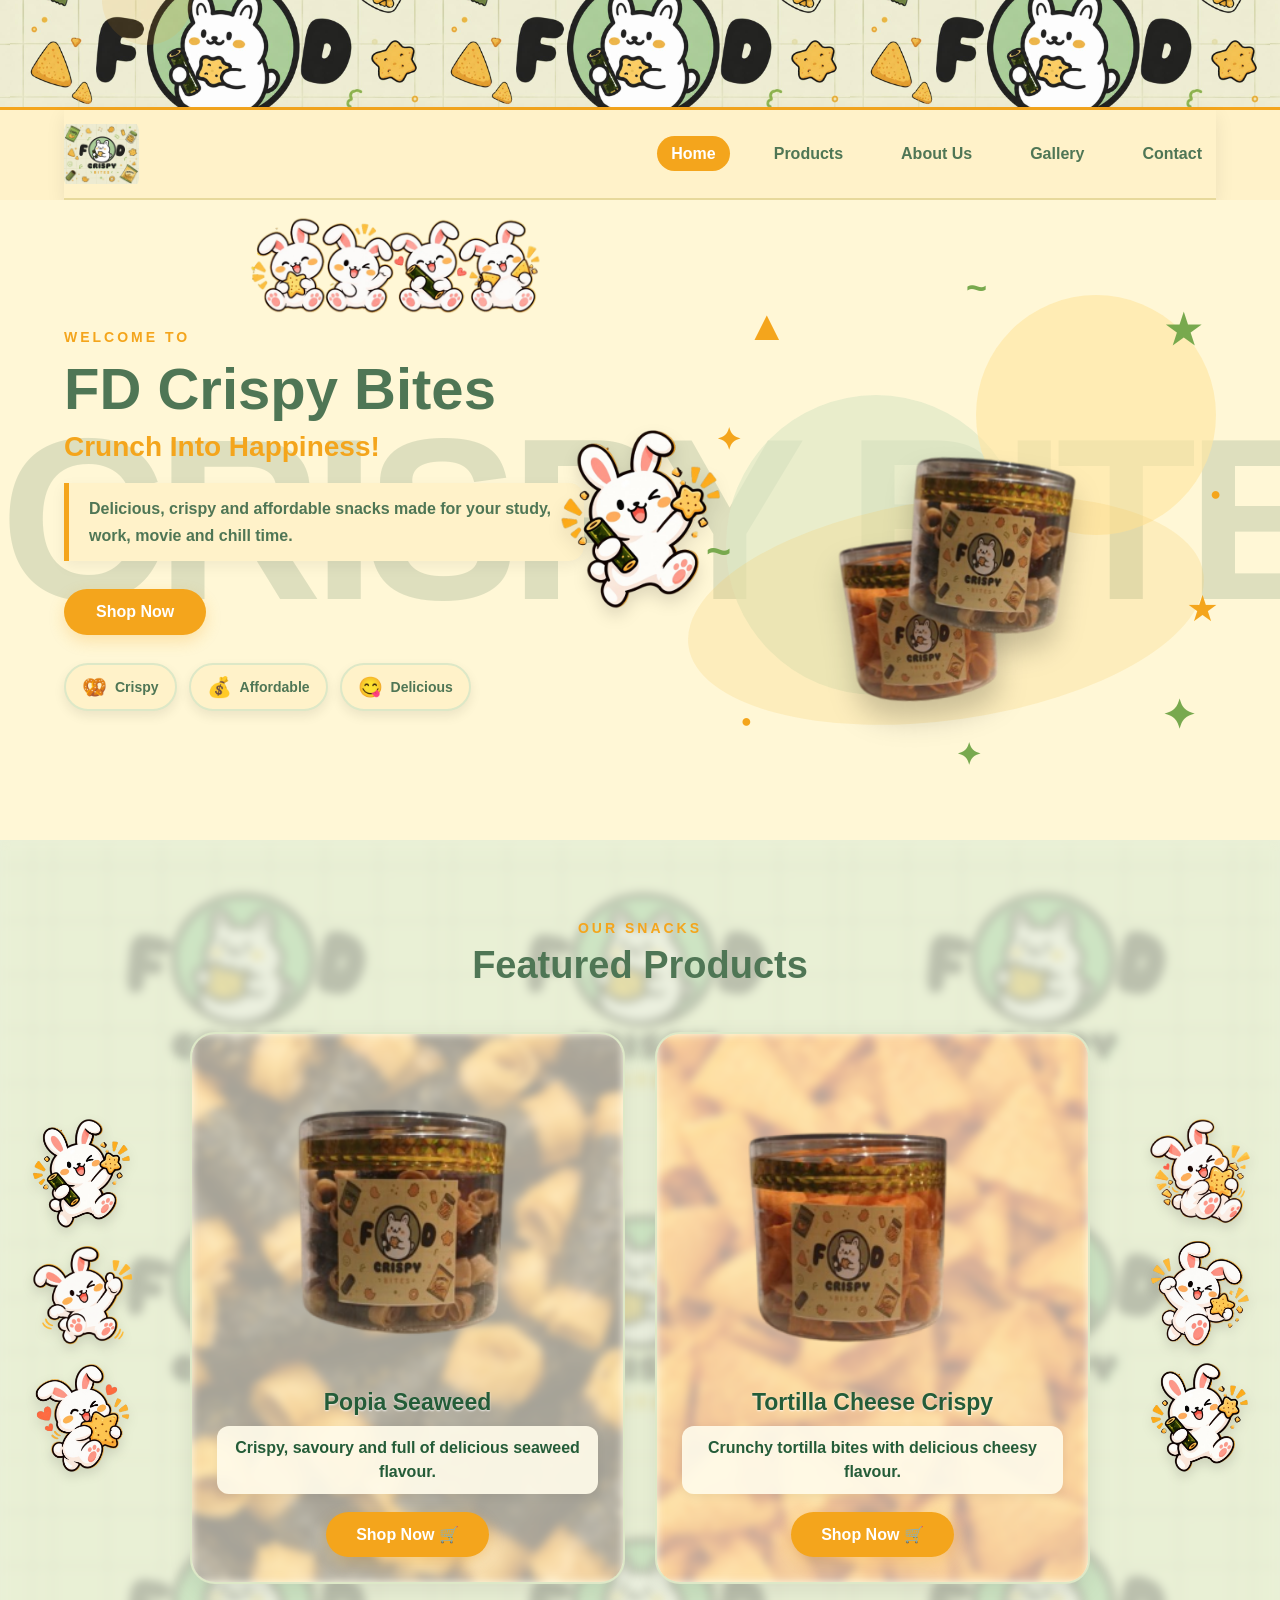
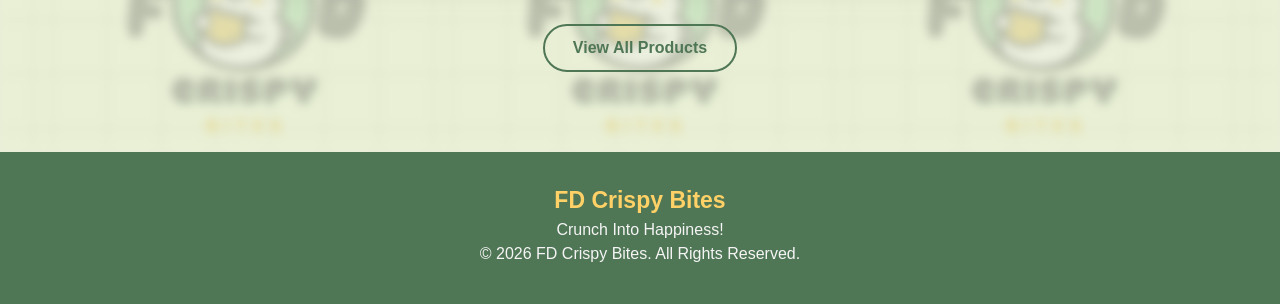
<file: index.html>
<!DOCTYPE html>
<html lang="en">
<head>
    <meta charset="UTF-8">
    <meta name="viewport" content="width=device-width, initial-scale=1.0">
    <meta name="description" content="FD Crispy Bites offers crispy and affordable snacks including Popia Seaweed and Tortilla Cheese Crispy.">
    <title>FD Crispy Bites</title>
    <link rel="icon" type="image/png" href="images/logo.png">
    <link rel="stylesheet" href="style.css">
</head>

<body>

    <!-- NAVIGATION -->
    <header>
        <div class="top-banner"></div>

        <nav class="navbar">
            <a href="index.html" class="logo">
                <img src="images/logo.png" alt="FD Crispy Bites Logo">
            </a>

            <ul class="nav-links">
                <li><a href="index.html" class="active">Home</a></li>
                <li><a href="products.html">Products</a></li>
                <li><a href="about.html">About Us</a></li>
                <li><a href="gallery.html">Gallery</a></li>
                <li><a href="contact.html">Contact</a></li>
            </ul>
        </nav>
    </header>

    <button class="nav-toggle" id="navToggle" aria-label="Show navigation">
        ▼
    </button>

    <main>

        <!-- HERO SECTION -->
        <section class="hero">

            <img src="images/rabbit 6.png"
                 alt="FD Crispy Bites Bunny Group"
                 class="rabbit-group">

            <!-- MOVING BACKGROUND TEXT -->
            <div class="giant-text-wrapper">
                <div class="giant-text-track">
                    <span>CRISPY BITES</span>
                    <span>CRISPY BITES</span>
                    <span>CRISPY BITES</span>
                </div>
            </div>

            <!-- BUNNY MASCOT -->
            <img src="images/rabbit 1.png"
                 alt="FD Crispy Bites Bunny Mascot"
                 class="hero-bunny">

            <!-- HERO TEXT -->
            <div class="hero-text">

                <p class="welcome">WELCOME TO</p>

                <h1>FD Crispy Bites</h1>

                <h2>Crunch Into Happiness!</h2>

                <p>
                    Delicious, crispy and affordable snacks made
                    for your study, work, movie and chill time.
                </p>

                <a href="products.html" class="shop-btn">
                    Shop Now
                </a>

                <!-- MINI SNACK BADGES -->
                <div class="snack-badges">

                    <button class="mini-badge" onclick="showSnackInfo('crispy')">
                        <span>🥨</span>
                        <p>Crispy</p>
                    </button>

                    <button class="mini-badge" onclick="showSnackInfo('affordable')">
                        <span>💰</span>
                        <p>Affordable</p>
                    </button>

                    <button class="mini-badge" onclick="showSnackInfo('delicious')">
                        <span>😋</span>
                        <p>Delicious</p>
                    </button>

                </div>

            </div>

            <!-- HERO PRODUCT SHOWCASE -->
            <div class="hero-image">

                <div class="blob blob-one"></div>
                <div class="blob blob-two"></div>

                <span class="snack-decor decor-a">▲</span>
                <span class="snack-decor decor-b">★</span>
                <span class="snack-decor decor-c">✦</span>
                <span class="snack-decor decor-d">●</span>
                <span class="snack-decor decor-e">✦</span>
                <span class="snack-decor decor-f">~</span>
                <span class="snack-decor decor-g">●</span>
                <span class="snack-decor decor-h">★</span>
                <span class="snack-decor decor-i">~</span>
                <span class="snack-decor decor-j">✦</span>

                <div class="hero-products">

                    <img src="images/tortilla-cheese.jpg"
                         alt="Tortilla Cheese Crispy"
                         class="hero-product tortilla-hero">

                    <img src="images/popia-seaweed.jpg"
                         alt="Popia Seaweed"
                         class="hero-product popia-hero">

                </div>

            </div>

        </section>

        <!-- SLIDING INFORMATION PANEL -->
        <div class="snack-info-panel" id="snackInfoPanel">

            <button class="snack-info-close"
                    onclick="closeSnackInfo()"
                    aria-label="Close information panel">
                ×
            </button>

            <div class="snack-info-icon" id="snackInfoIcon">🥨</div>

            <h3 id="snackInfoTitle">Crispy & Crunchy</h3>

            <p id="snackInfoDescription"></p>

        </div>

        <!-- FEATURED PRODUCTS -->
        <section class="featured">

            <!-- LEFT BUNNIES -->
            <div class="featured-bunnies bunnies-left">
                <img src="images/rabbit 1.png" alt="Bunny 1">
                <img src="images/rabbit 2.png" alt="Bunny 2">
                <img src="images/rabbit 3.png" alt="Bunny 3">
            </div>

            <!-- RIGHT BUNNIES -->
            <div class="featured-bunnies bunnies-right">
                <img src="images/rabbit 4.png" alt="Bunny 4">
                <img src="images/rabbit 5.png" alt="Bunny 5">
                <img src="images/rabbit 1.png" alt="Bunny 6">
            </div>

            <p class="section-label">OUR SNACKS</p>

            <h2>Featured Products</h2>

            <div class="product-container">

                <!-- POPIA SEAWEED -->
                <div class="product-card">

                    <img src="images/popia-seaweed.jpg"
                         alt="FD Crispy Bites Popia Seaweed">

                    <h3>Popia Seaweed</h3>

                    <p>
                        Crispy, savoury and full of delicious
                        seaweed flavour.
                    </p>

                    <a href="products.html" class="buy-btn">
                        Shop Now 🛒
                    </a>

                </div>

                <!-- TORTILLA CHEESE -->
                <div class="product-card">

                    <img src="images/tortilla-cheese.jpg"
                         alt="FD Crispy Bites Tortilla Cheese Crispy">

                    <h3>Tortilla Cheese Crispy</h3>

                    <p>
                        Crunchy tortilla bites with delicious
                        cheesy flavour.
                    </p>

                    <a href="products.html" class="buy-btn">
                        Shop Now 🛒
                    </a>

                </div>

            </div>

            <a href="products.html" class="view-btn">
                View All Products
            </a>

        </section>

    </main>

    <!-- FOOTER -->
    <footer>
        <h3>FD Crispy Bites</h3>
        <p>Crunch Into Happiness!</p>
        <p>&copy; 2026 FD Crispy Bites. All Rights Reserved.</p>
    </footer>

    <!-- NAVIGATION JAVASCRIPT -->
    <script>
        const header = document.querySelector("header");
        const navToggle = document.getElementById("navToggle");

        let navOpened = false;

        window.addEventListener("scroll", function () {
            if (window.scrollY > 150 && !navOpened) {
                header.classList.add("nav-hidden");
                navToggle.classList.add("show");
            }

            if (window.scrollY <= 150) {
                header.classList.remove("nav-hidden");
                navToggle.classList.remove("show");
                navToggle.innerHTML = "▼";
                navOpened = false;
            }
        });

        navToggle.addEventListener("click", function () {
            navOpened = !navOpened;

            if (navOpened) {
                header.classList.remove("nav-hidden");
                navToggle.innerHTML = "▲";
            } else {
                header.classList.add("nav-hidden");
                navToggle.innerHTML = "▼";
            }
        });
    </script>

    <!-- SNACK INFORMATION JAVASCRIPT -->
    <script>
        const snackInfo = {
            crispy: {
                icon: "🥨",
                title: "Crispy & Crunchy!",
                description: "Our snacks are made to deliver a satisfying crunch in every bite. Perfect for your snack cravings!"
            },

            affordable: {
                icon: "💰",
                title: "Affordable for Everyone!",
                description: "FD Crispy Bites offers delicious snacks at student-friendly prices, so you can enjoy your favourite treats without spending too much!"
            },

            delicious: {
                icon: "😋",
                title: "Delicious Flavours!",
                description: "From savoury Popia Seaweed to cheesy Tortilla Cheese Crispy, our snacks are packed with tasty flavours you'll love!"
            }
        };

        let currentSnackInfo = null;

        function showSnackInfo(type) {
            const panel = document.getElementById("snackInfoPanel");

            if (currentSnackInfo === type && panel.classList.contains("open")) {
                closeSnackInfo();
                return;
            }

            const info = snackInfo[type];

            document.getElementById("snackInfoIcon").textContent = info.icon;
            document.getElementById("snackInfoTitle").textContent = info.title;
            document.getElementById("snackInfoDescription").textContent = info.description;

            panel.classList.add("open");
            currentSnackInfo = type;
        }

        function closeSnackInfo() {
            document.getElementById("snackInfoPanel").classList.remove("open");
            currentSnackInfo = null;
        }
    </script>

</body>
</html>
</file>
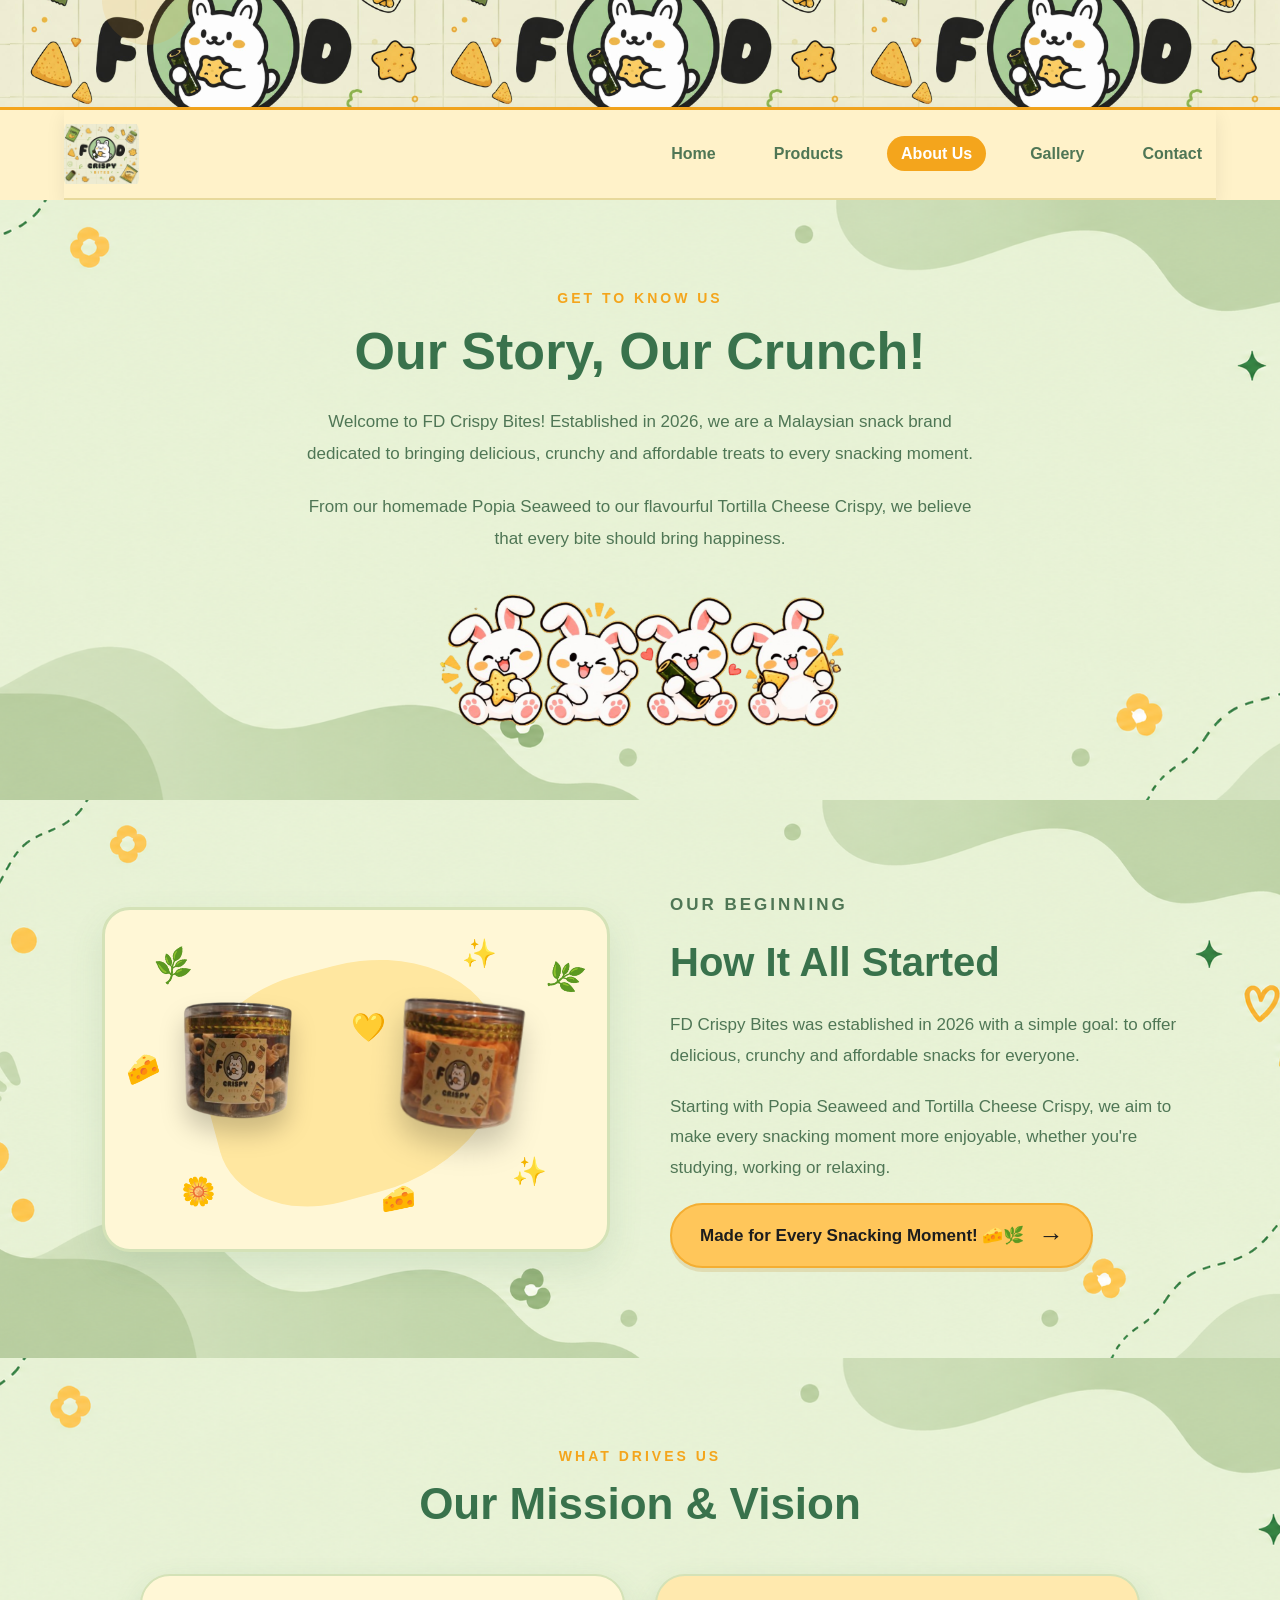
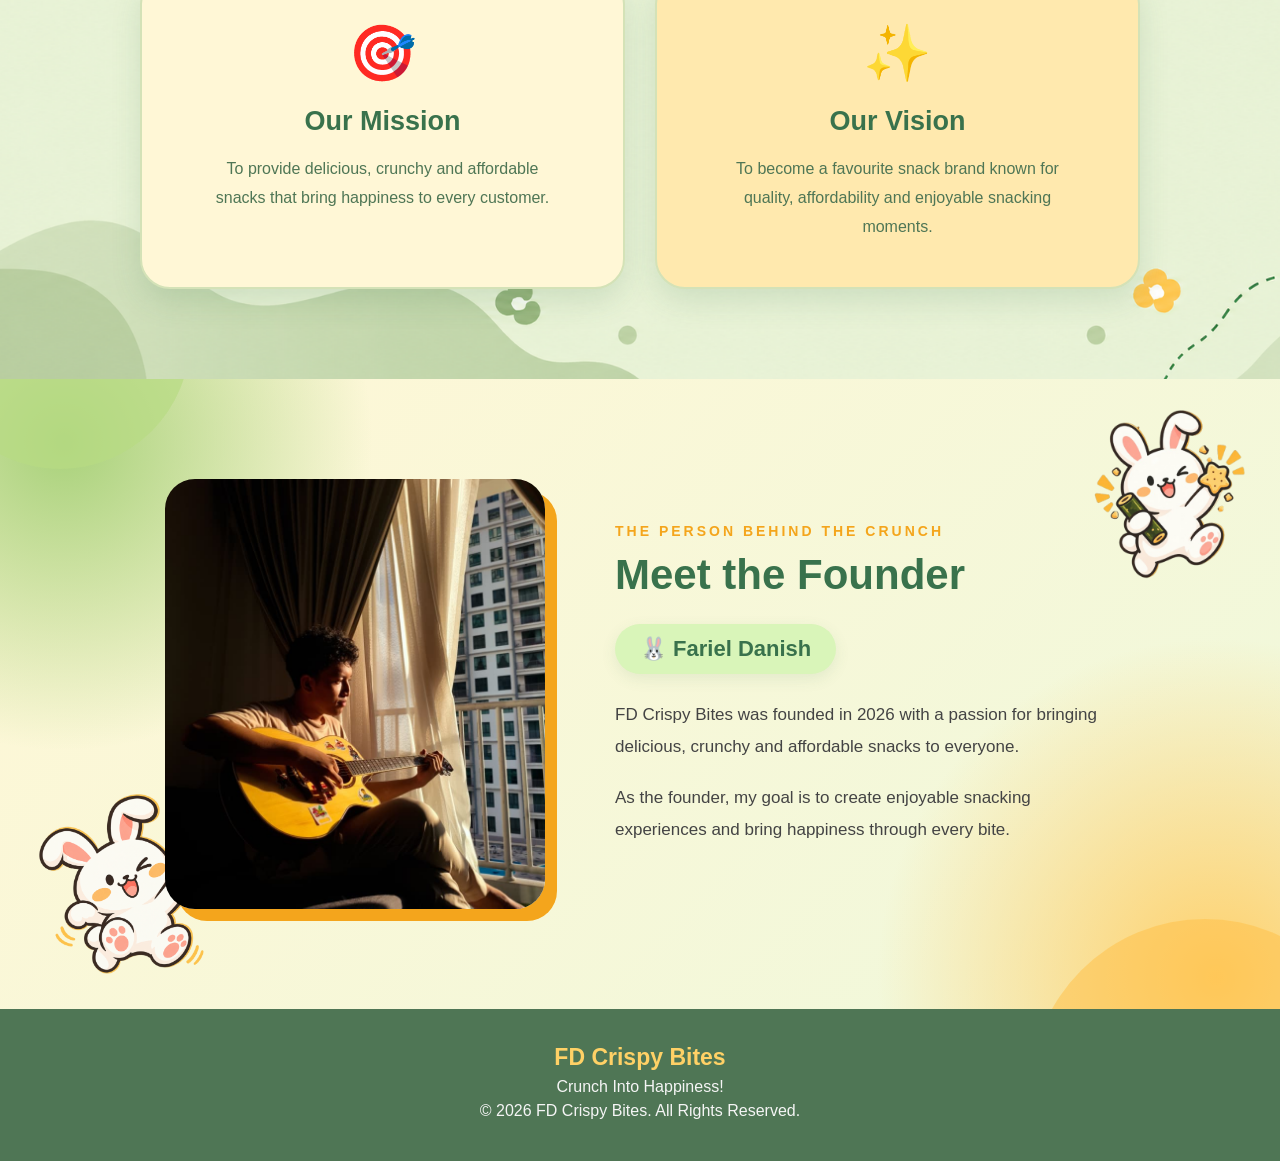
<file: about.html>
<!DOCTYPE html>
<html lang="en">

<head>
    <meta charset="UTF-8">
    <meta name="viewport" content="width=device-width, initial-scale=1.0">

    <title>About Us | FD Crispy Bites</title>

    <link rel="icon" type="image/png" href="images/logo.png">
    <link rel="stylesheet" href="style.css">
</head>

<body>

    <!-- NAVIGATION -->
    <header>
        <div class="top-banner"></div>

        <nav class="navbar">
            <a href="index.html" class="logo">
                <img src="images/logo.png"
                     alt="FD Crispy Bites Logo">
            </a>

            <ul class="nav-links">
                <li><a href="index.html">Home</a></li>
                <li><a href="products.html">Products</a></li>
                <li><a href="about.html" class="active">About Us</a></li>
                <li><a href="gallery.html">Gallery</a></li>
                <li><a href="contact.html">Contact</a></li>
            </ul>
        </nav>
    </header>

    <!-- NAVIGATION ARROW -->
    <button class="nav-toggle"
            id="navToggle"
            type="button"
            aria-label="Show navigation"
            aria-expanded="false">
        ▼
    </button>

    <main>

        <!-- ABOUT US INTRO -->
        <section class="about-intro">

            <p class="section-label">
                GET TO KNOW US
            </p>

            <h1>Our Story, Our Crunch!</h1>

            <p class="about-description">
                Welcome to FD Crispy Bites!
                Established in 2026, we are a Malaysian
                snack brand dedicated to bringing
                delicious, crunchy and affordable treats
                to every snacking moment.
            </p>

            <p class="about-description">
                From our homemade Popia Seaweed to our
                flavourful Tortilla Cheese Crispy,
                we believe that every bite should
                bring happiness.
            </p>

            <img src="images/rabbit 6.png"
                 alt="FD Crispy Bites Bunny Mascots"
                 class="about-intro-bunny">

        </section>

        <!-- OUR STORY -->
        <section class="about-story">

            <div class="about-story-images">

                <!-- SCATTERED DECORATIONS -->
                <span class="story-deco deco-1">🌿</span>
                <span class="story-deco deco-2">✨</span>
                <span class="story-deco deco-3">🧀</span>
                <span class="story-deco deco-4">💛</span>
                <span class="story-deco deco-5">🌼</span>
                <span class="story-deco deco-6">✨</span>
                <span class="story-deco deco-7">🌿</span>
                <span class="story-deco deco-8">🧀</span>

                <img src="images/popia-seaweed.jpg"
                     alt="Popia Seaweed">

                <img src="images/tortilla-cheese.jpg"
                     alt="Tortilla Cheese Crispy">

            </div>

            <div class="about-story-content">

                <p class="section-label">
                    OUR BEGINNING
                </p>

                <h2>How It All Started</h2>

                <p>
                    FD Crispy Bites was established in
                    2026 with a simple goal: to offer
                    delicious, crunchy and affordable
                    snacks for everyone.
                </p>

                <p>
                    Starting with Popia Seaweed and
                    Tortilla Cheese Crispy, we aim
                    to make every snacking moment
                    more enjoyable, whether you're
                    studying, working or relaxing.
                </p>

                <!-- INTERACTIVE ORANGE BUTTON -->
                <a href="products.html"
                   class="about-story-tag story-tag-button"
                   aria-label="Explore FD Crispy Bites products">

                    <span>
                        Made for Every Snacking Moment! 🧀🌿
                    </span>

                    <span class="story-tag-arrow"
                          aria-hidden="true">→</span>

                </a>

            </div>

        </section>

        <!-- MISSION & VISION -->
        <section class="about-values">

            <p class="section-label">
                WHAT DRIVES US
            </p>

            <h2>Our Mission & Vision</h2>

            <div class="about-values-grid">

                <div class="about-value-card mission-card">

                    <div class="about-value-icon">🎯</div>

                    <h3>Our Mission</h3>

                    <p>
                        To provide delicious, crunchy and
                        affordable snacks that bring happiness
                        to every customer.
                    </p>

                </div>

                <div class="about-value-card vision-card">

                    <div class="about-value-icon">✨</div>

                    <h3>Our Vision</h3>

                    <p>
                        To become a favourite snack brand
                        known for quality, affordability
                        and enjoyable snacking moments.
                    </p>

                </div>

            </div>

        </section>

        <!-- MEET THE FOUNDER -->
        <section class="about-founder">

            <!-- BUNNY DECORATIONS -->
            <div class="founder-decor" aria-hidden="true">

                <img src="images/rabbit 2.png"
                     class="founder-bunny bunny-one"
                     alt="">

                <img src="images/rabbit 1.png"
                     class="founder-bunny bunny-two"
                     alt="">

            </div>

            <!-- FOUNDER PHOTO -->
            <div class="founder-image">

                <img src="images/founder.jpg"
                     alt="Fariel Danish, founder of FD Crispy Bites">

            </div>

            <!-- FOUNDER INFORMATION -->
            <div class="founder-content">

                <p class="section-label">
                    THE PERSON BEHIND THE CRUNCH
                </p>

                <h2>Meet the Founder</h2>

                <div class="founder-name">
                    🐰 Fariel Danish
                </div>

                <p>
                    FD Crispy Bites was founded in 2026
                    with a passion for bringing delicious,
                    crunchy and affordable snacks to everyone.
                </p>

                <p>
                    As the founder, my goal is to create
                    enjoyable snacking experiences and
                    bring happiness through every bite.
                </p>

            </div>

        </section>

    </main>

    <!-- FOOTER -->
    <footer>
        <h3>FD Crispy Bites</h3>
        <p>Crunch Into Happiness!</p>
        <p>&copy; 2026 FD Crispy Bites. All Rights Reserved.</p>
    </footer>

    <!-- NAVIGATION SCRIPT -->
    <script>
        const header = document.querySelector("header");
        const navToggle = document.getElementById("navToggle");

        let navOpened = false;

        window.addEventListener("scroll", function () {

            if (window.scrollY > 150 && !navOpened) {
                header.classList.add("nav-hidden");
                navToggle.classList.add("show");
            }

            if (window.scrollY <= 150) {
                header.classList.remove("nav-hidden");
                navToggle.classList.remove("show");
                navOpened = false;
                navToggle.textContent = "▼";
                navToggle.setAttribute("aria-expanded", "false");
            }

        });

        navToggle.addEventListener("click", function () {

            navOpened = !navOpened;

            if (navOpened) {
                header.classList.remove("nav-hidden");
                navToggle.textContent = "▲";
            } else {
                header.classList.add("nav-hidden");
                navToggle.textContent = "▼";
            }

            navToggle.setAttribute(
                "aria-expanded",
                String(navOpened)
            );

        });
    </script>

</body>
</html>
</file>
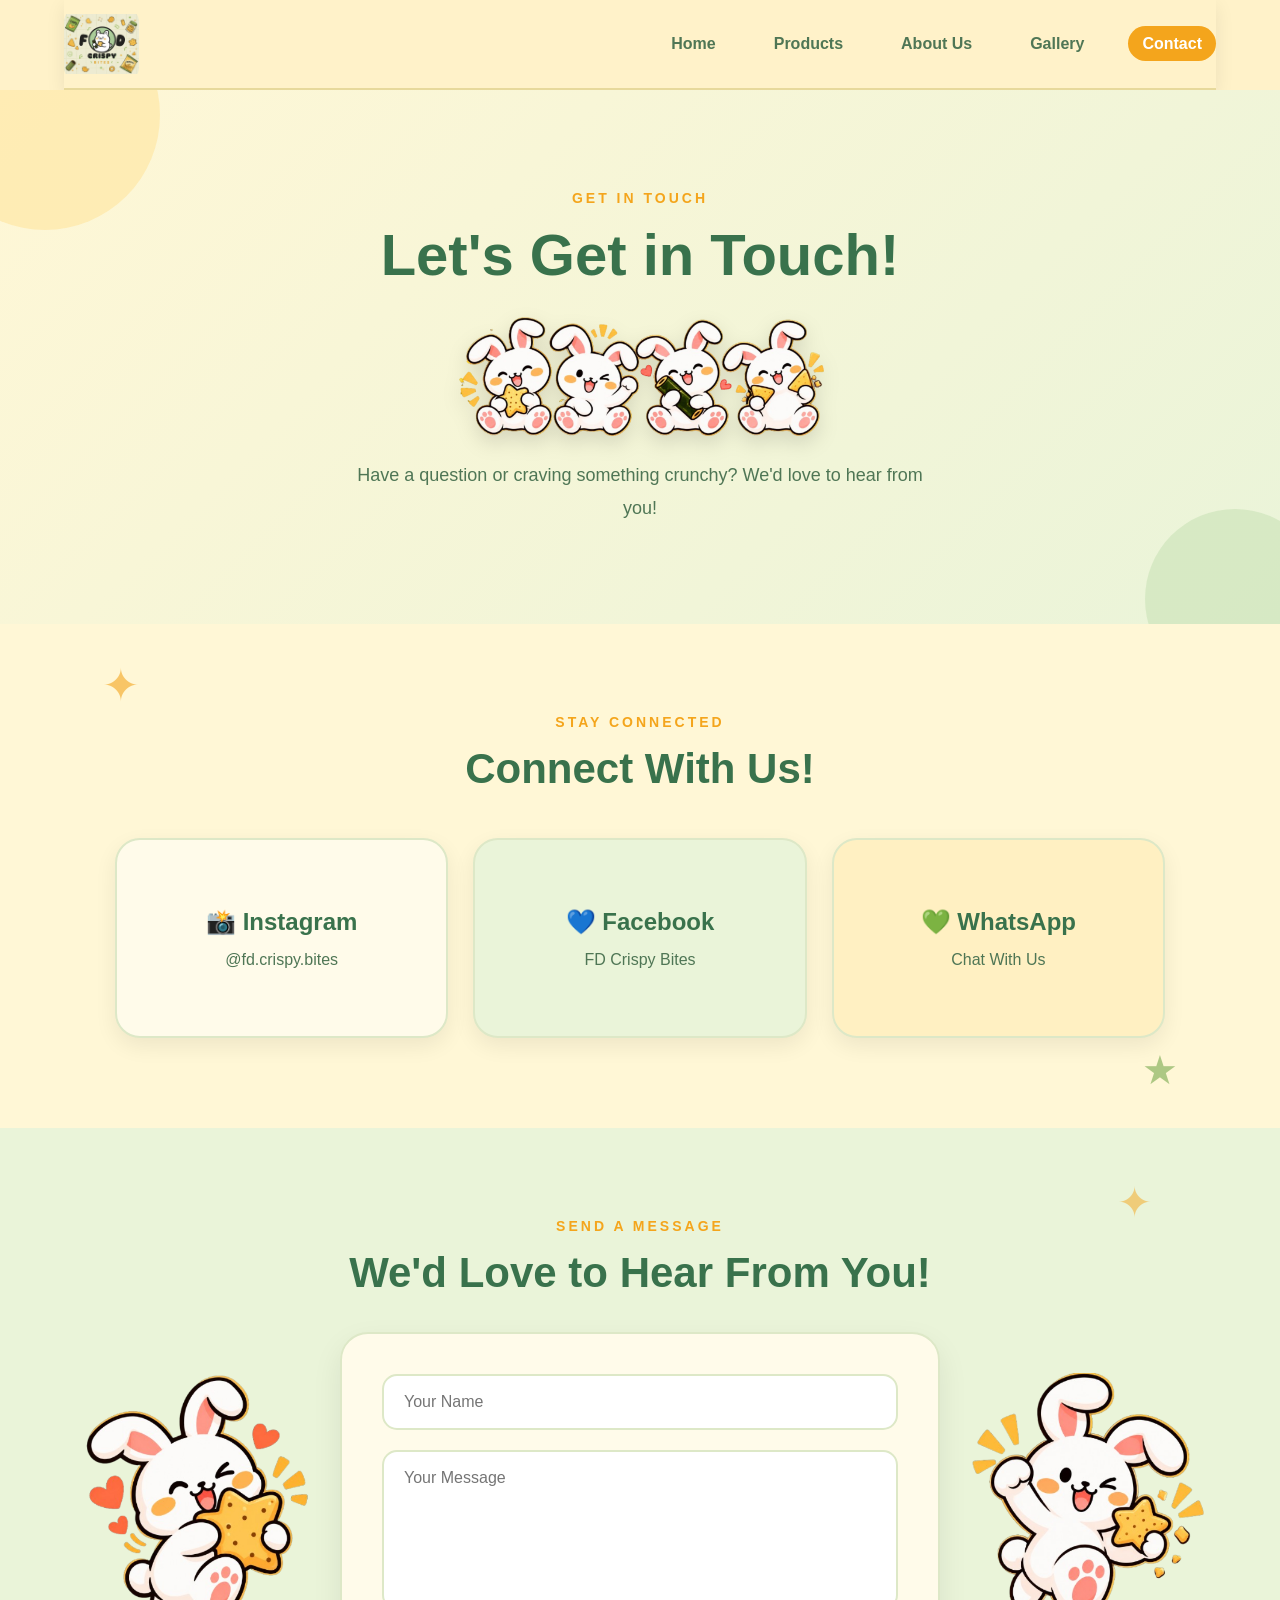
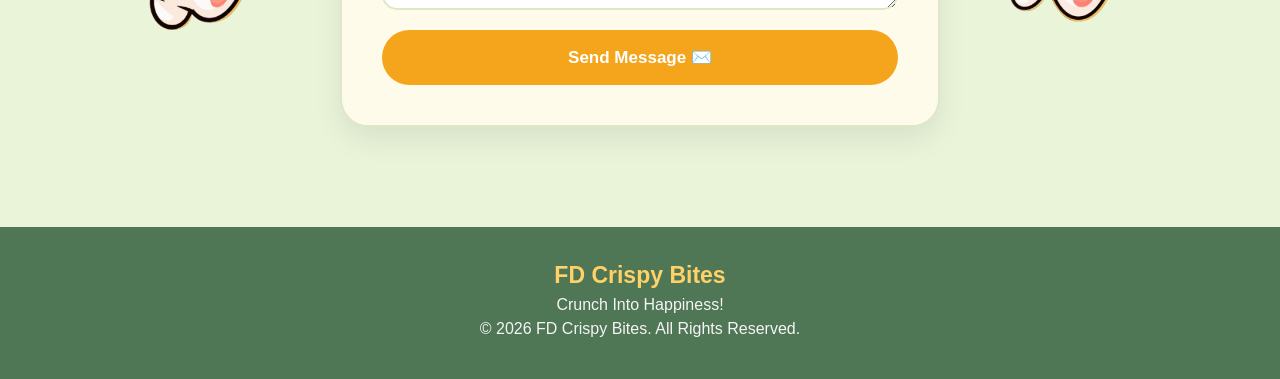
<file: contact.html>
<!DOCTYPE html>
<html lang="en">

<head>
    <meta charset="UTF-8">
    <meta name="viewport"
          content="width=device-width, initial-scale=1.0">

    <title>Contact Us | FD Crispy Bites</title>

    <link rel="icon" href="images/logo.png">
    <link rel="stylesheet" href="style.css">
</head>

<body>

    <!-- NAVIGATION BAR -->
    <header class="contact-header">
        <div class="navbar">

            <a href="index.html" class="logo">
                <img src="images/logo.png"
                     alt="FD Crispy Bites Logo">
            </a>

            <nav>
                <ul class="nav-links">
                    <li><a href="index.html">Home</a></li>
                    <li><a href="products.html">Products</a></li>
                    <li><a href="about.html">About Us</a></li>
                    <li><a href="gallery.html">Gallery</a></li>
                    <li><a href="contact.html" class="active">Contact</a></li>
                </ul>
            </nav>

        </div>
    </header>

    <main>

        <!-- CONTACT HERO -->
        <section class="contact-hero">
            <p class="contact-label">GET IN TOUCH</p>

            
<h1>Let's Get in Touch!</h1>

<img src="images/rabbit 6.png"
     alt="FD Crispy Bites Bunny Mascot"
     class="contact-hero-bunny">


            <p class="contact-description">
                Have a question or craving something crunchy?
                We'd love to hear from you!
            </p>
        </section>

        <!-- SOCIAL MEDIA -->
        <section class="contact-social">

            <p class="contact-label">STAY CONNECTED</p>
            <h2>Connect With Us!</h2>

            <div class="contact-social-grid">

                <a href="https://www.instagram.com/fd.crispy.bites/"
                   target="_blank"
                   rel="noopener noreferrer"
                   class="contact-social-card">

                    <h3>📸 Instagram</h3>
                    <p>@fd.crispy.bites</p>

                </a>

                
<a href="https://www.facebook.com/profile.php?id=61592821941614"
   target="_blank"
   rel="noopener noreferrer"
   class="contact-social-card">

    <h3>💙 Facebook</h3>
    <p>FD Crispy Bites</p>

</a>


                
<a href="https://wa.me/60186643672"
   target="_blank"
   rel="noopener noreferrer"
   class="contact-social-card">

    <h3>💚 WhatsApp</h3>
    <p>Chat With Us</p>

</a>


            </div>
        </section>

        <!-- MESSAGE FORM -->
        <section class="contact-message">

<img src="images/rabbit 3.png"
     alt="FD Crispy Bites Bunny"
     class="contact-message-bunny bunny-left">

<img src="images/rabbit 5.png"
     alt="FD Crispy Bites Bunny"
     class="contact-message-bunny bunny-right">

            <p class="contact-label">SEND A MESSAGE</p>
            <h2>We'd Love to Hear From You!</h2>

            <form class="contact-form" id="contactForm">

                <input type="text"
                       placeholder="Your Name"
                       required>

                <textarea
                    placeholder="Your Message"
                    rows="5"
                    required></textarea>

                <button type="submit">
                    Send Message ✉️
                </button>

            </form>

        </section>

    </main>

    <!-- FOOTER -->
    <footer>
        <h3>FD Crispy Bites</h3>
        <p>Crunch Into Happiness!</p>
        <p>© 2026 FD Crispy Bites. All Rights Reserved.</p>
    </footer>

<script>
document.getElementById("contactForm")
    .addEventListener("submit", function(event) {

    event.preventDefault();

    const name = document.querySelector(
        ".contact-form input"
    ).value.trim();

    const message = document.querySelector(
        ".contact-form textarea"
    ).value.trim();

    if (!name || !message) {
        alert("Please fill in your name and message.");
        return;
    }

    const phoneNumber = "60186643672";

    const whatsappMessage =
        `Hello FD Crispy Bites! 🐰\n\n` +
        `Name: ${name}\n` +
        `Message: ${message}`;

    const whatsappURL =
        `https://wa.me/${phoneNumber}?text=` +
        encodeURIComponent(whatsappMessage);

    window.open(whatsappURL, "_blank");
});
</script>

</body>
</html>
</file>
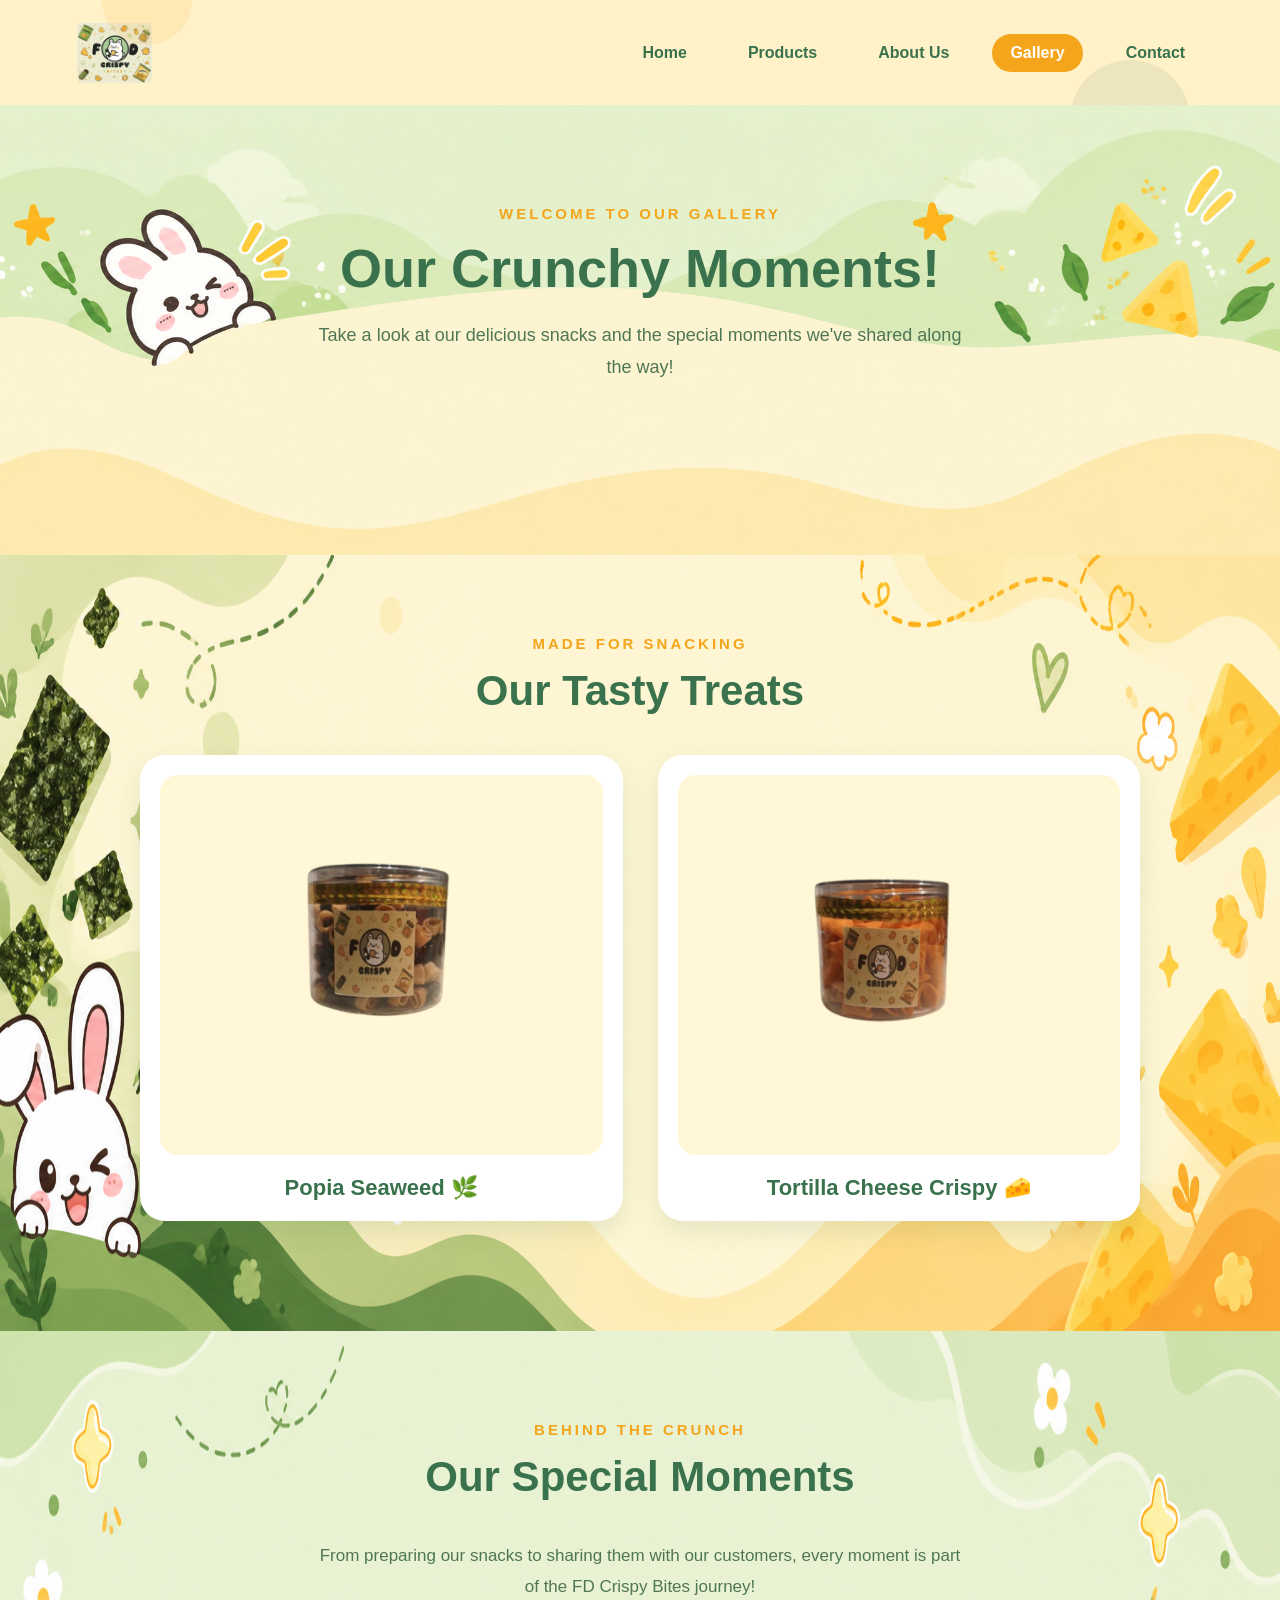
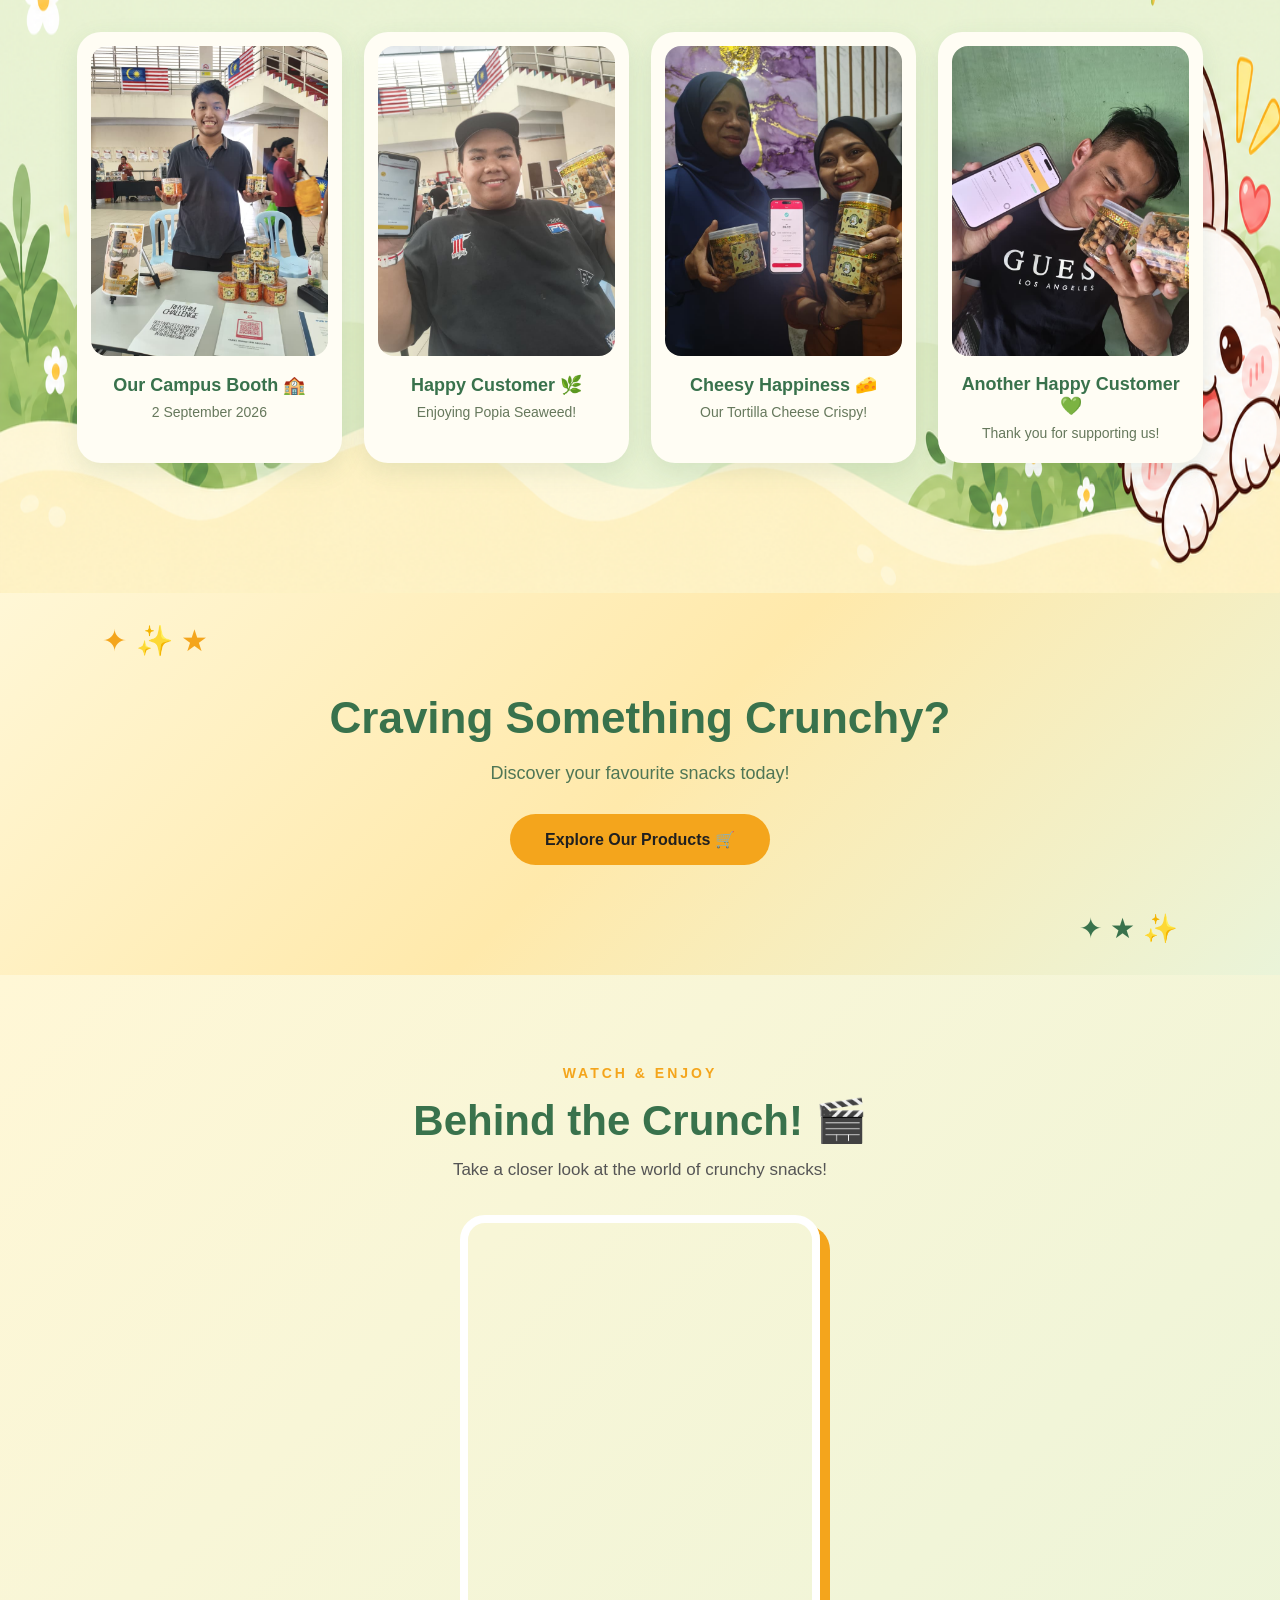
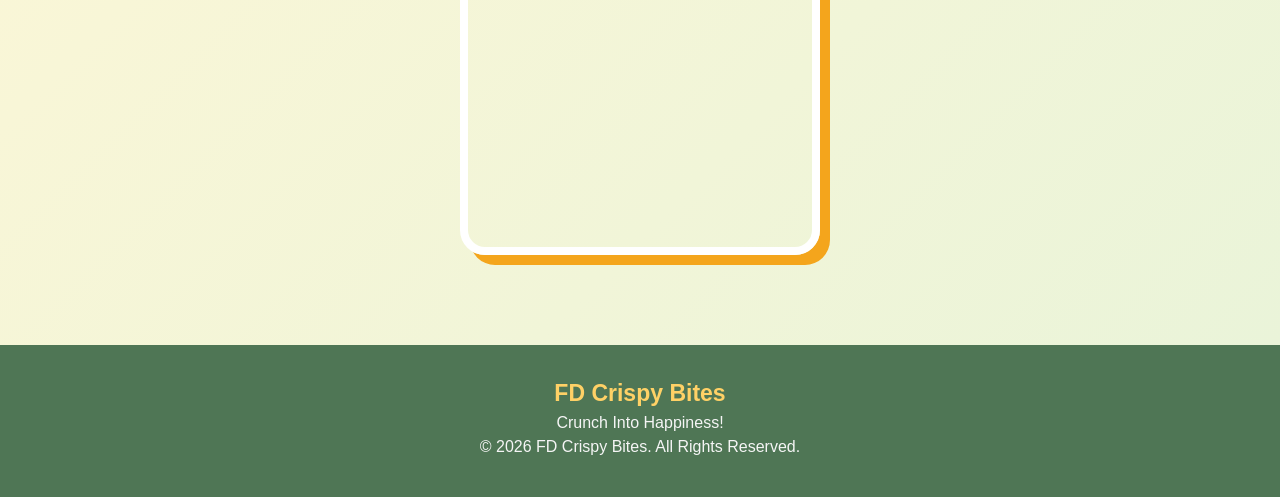
<file: gallery.html>
<!DOCTYPE html>
<html lang="en">
<head>
    <meta charset="UTF-8">
    <meta name="viewport" content="width=device-width, initial-scale=1.0">

    <title>Gallery | FD Crispy Bites</title>
    <link rel="icon" href="images/logo.png">
    <link rel="stylesheet" href="style.css">
</head>

<body>

    <!-- NAVIGATION -->
    <header class="gallery-header">
        <a href="index.html" class="gallery-logo">
            <img src="images/logo.png" alt="FD Crispy Bites Logo">
        </a>

        <nav class="gallery-nav">
            <a href="index.html">Home</a>
            <a href="products.html">Products</a>
            <a href="about.html">About Us</a>
            <a href="gallery.html" class="active">Gallery</a>
            <a href="contact.html">Contact</a>
        </nav>
    </header>

    <main>

        <!-- GALLERY INTRO -->
        <section class="gallery-intro">
            <p class="gallery-label">WELCOME TO OUR GALLERY</p>
            <h1>Our Crunchy Moments!</h1>
            <p>
                Take a look at our delicious snacks and
                the special moments we've shared along the way!
            </p>
        </section>

        <!-- PRODUCT GALLERY -->
        <section class="gallery-products">
            <p class="gallery-label">MADE FOR SNACKING</p>
            <h2>Our Tasty Treats</h2>

            <div class="gallery-grid">

                <div class="gallery-card">
                    <img src="images/popia-seaweed.jpg"
                         alt="Popia Seaweed">
                    <h3>Popia Seaweed 🌿</h3>
                </div>

                <div class="gallery-card">
                    <img src="images/tortilla-cheese.jpg"
                         alt="Tortilla Cheese Crispy">
                    <h3>Tortilla Cheese Crispy 🧀</h3>
                </div>

            </div>
        </section>

        <!-- OUR MOMENTS -->
        <section class="gallery-moments">
            


            <p class="gallery-label">BEHIND THE CRUNCH</p>
            <h2>Our Special Moments</h2>

            <p>
                From preparing our snacks to sharing them
                with our customers, every moment is part
                of the FD Crispy Bites journey!
            </p>

           
<div class="gallery-moment-grid">

    <div class="gallery-moment-card">
        <img src="images/campus-event.jpg"
             alt="FD Crispy Bites Campus Event">
        <h3>Our Campus Booth 🏫</h3>
        <p>2 September 2026</p>
    </div>

    <div class="gallery-moment-card">
        <img src="images/customer-1.png"
             alt="Customer with Popia Seaweed">
        <h3>Happy Customer 🌿</h3>
        <p>Enjoying Popia Seaweed!</p>
    </div>

    <div class="gallery-moment-card">
        <img src="images/customer- 2.jpeg"
             alt="Customer with Tortilla Cheese Crispy">
        <h3>Cheesy Happiness 🧀</h3>
        <p>Our Tortilla Cheese Crispy!</p>
    </div>

    <div class="gallery-moment-card">
        <img src="images/customer-3.jpeg"
             alt="Customer with Popia Seaweed">
        <h3>Another Happy Customer 💚</h3>
        <p>Thank you for supporting us!</p>
    </div>

</div>
<img src="images/gallery-peeking-bunny.png"
     alt="Peeking Bunny"
     class="gallery-bunny">
        </section>

        <!-- CLOSING -->
        <section class="gallery-closing">
            <h2>Craving Something Crunchy?</h2>

            <p>
                Discover your favourite snacks today!
            </p>

            <a href="products.html" class="gallery-shop-btn">
                Explore Our Products 🛒
            </a>
        </section>
<!-- YOUTUBE VIDEO SECTION -->
<section class="gallery-video">

    <p class="section-label">WATCH & ENJOY</p>
    <h2>Behind the Crunch! 🎬</h2>

    <p class="video-description">
        Take a closer look at the world of crunchy snacks!
    </p>

    <div class="youtube-video">
        <iframe
            src="https://www.youtube.com/embed/cD4L0VhVmDI"
            title="Crunchy Snacks YouTube Short"
            allow="accelerometer; autoplay; clipboard-write; encrypted-media; gyroscope; picture-in-picture; web-share"
            referrerpolicy="strict-origin-when-cross-origin"
            allowfullscreen>
        </iframe>
    </div>

</section>
    </main>

<script>
document.addEventListener("DOMContentLoaded", () => {
    const galleryElements = document.querySelectorAll(
        ".gallery-intro h1, .gallery-intro p, " +
        ".gallery-products h2, .gallery-products .gallery-card, " +
        ".gallery-moments h2, .gallery-moments .gallery-moment-card, " +
        ".gallery-closing h2, .gallery-closing p, .gallery-closing a"
    );

    if (!("IntersectionObserver" in window)) {
        return;
    }

    const observer = new IntersectionObserver((entries) => {
        entries.forEach((entry) => {
            if (entry.isIntersecting) {
                entry.target.classList.add("gallery-visible");
                observer.unobserve(entry.target);
            }
        });
    }, {
        threshold: 0.12
    });

    galleryElements.forEach((element) => {
        element.classList.add("gallery-reveal");
        observer.observe(element);
    });
});
</script>

 <!-- FOOTER -->
    <footer>
        <h3>FD Crispy Bites</h3>
        <p>Crunch Into Happiness!</p>
        <p>&copy; 2026 FD Crispy Bites. All Rights Reserved.</p>
    </footer>

</body>
</html>
</file>
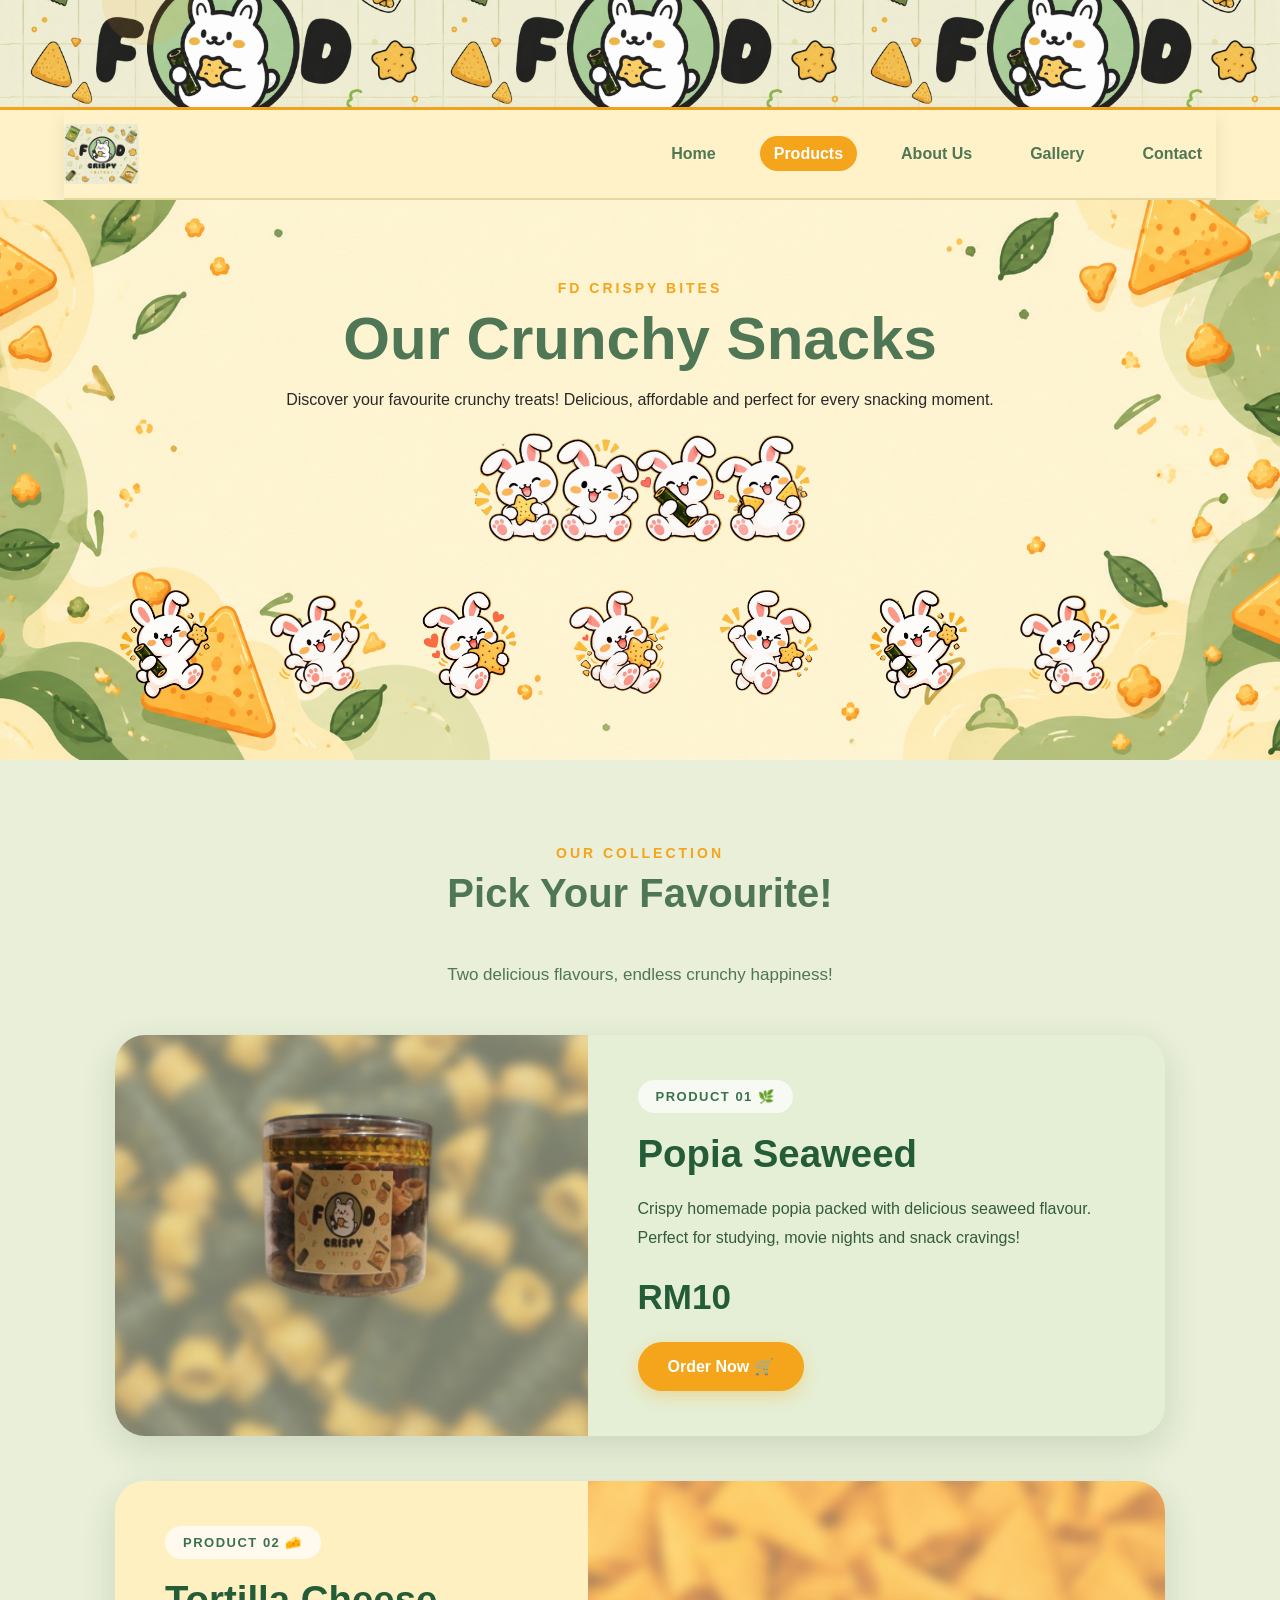
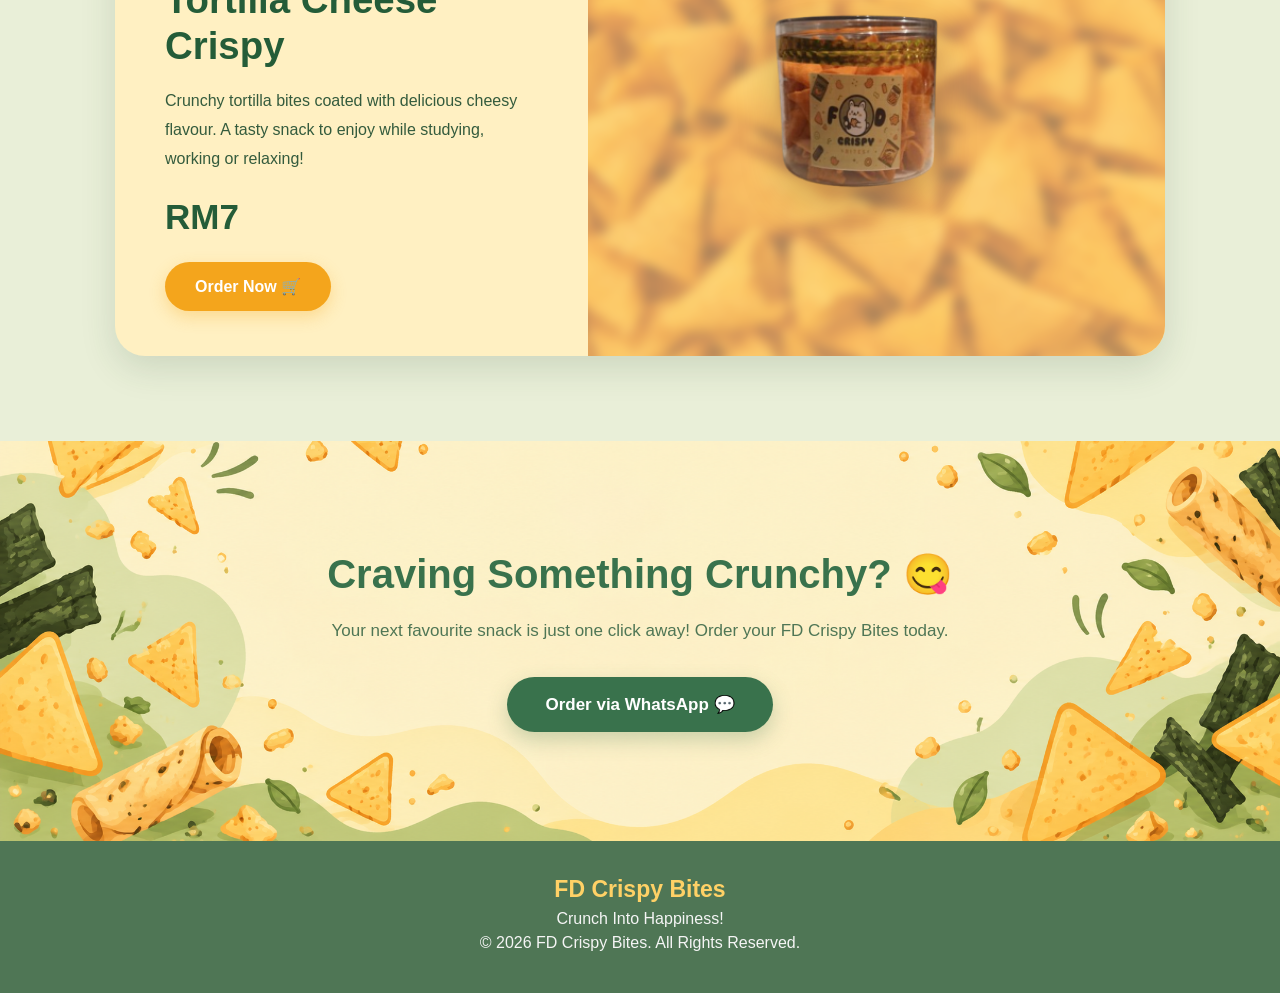
<file: products.html>
<!DOCTYPE html>
<html lang="en">

<head>
    <meta charset="UTF-8">
    <meta name="viewport" content="width=device-width, initial-scale=1.0">

    <title>Our Products | FD Crispy Bites</title>

    <meta name="description"
          content="Explore Popia Seaweed and Tortilla Cheese Crispy from FD Crispy Bites.">

    <link rel="icon" type="image/png" href="images/logo.png">
    <link rel="stylesheet" href="style.css">

    <!-- CSS KHAS PRODUCTS PAGE SAHAJA -->
    <style>

        /* PRODUCT SHOWCASE LAYOUT */

        .products-collection .products-showcase {
            position: relative;
            z-index: 3;
            display: flex;
            flex-direction: column;
            gap: 45px;
            width: min(1050px, 100%);
            margin: 45px auto 0;
        }

        .products-collection .showcase-card {
            display: grid;
            grid-template-columns: 45% 55%;
            align-items: center;
            min-height: 380px;
            overflow: hidden;
            border-radius: 30px;
            box-shadow: 0 12px 35px rgba(40, 75, 45, 0.15);
            transition: transform 0.35s ease, box-shadow 0.35s ease;
        }

        .products-collection .showcase-card:hover {
            transform: translateY(-8px);
            box-shadow: 0 20px 45px rgba(40, 75, 45, 0.25);
        }

        .products-collection .showcase-seaweed {
            background: #E5EFD5;
        }

        .products-collection .showcase-cheese {
            background: #FFF0C2;
        }

        /* SECOND PRODUCT: IMAGE ON RIGHT */

        .products-collection .showcase-cheese .showcase-image {
            order: 2;
        }

        .products-collection .showcase-cheese .showcase-info {
            order: 1;
        }

        /* IMAGE AREA */

        .products-collection .showcase-image {
            position: relative;
            display: flex;
            justify-content: center;
            align-items: center;
            height: 100%;
            min-height: 380px;
            overflow: hidden;
            isolation: isolate;
        }

        .products-collection .showcase-image::before {
            content: "";
            position: absolute;
            inset: 0;
            z-index: -1;
            background-size: cover;
            background-position: center;
            filter: blur(5px);
            opacity: 0.45;
            transform: scale(1.08);
        }

        .products-collection .showcase-seaweed .showcase-image {
            background: #DDE8C7;
        }

        .products-collection .showcase-seaweed .showcase-image::before {
            background-image: url("images/popia-bg.png");
        }

        .products-collection .showcase-cheese .showcase-image {
            background: #FFE8A3;
        }

        .products-collection .showcase-cheese .showcase-image::before {
            background-image: url("images/tortilla-bg.png");
        }

        .products-collection .showcase-image img {
            position: relative;
            z-index: 1;
            display: block;
            width: 100%;
            height: 340px;
            object-fit: contain;
            transform: scale(1.35);
            transition: transform 0.45s ease;
            filter: drop-shadow(0 12px 15px rgba(0, 0, 0, 0.18));
        }

        .products-collection .showcase-card:hover .showcase-image img {
            transform: scale(1.5) rotate(-4deg);
        }

        /* PRODUCT INFORMATION */

        .products-collection .showcase-info {
            padding: 45px 50px;
            text-align: left;
        }

        .products-collection .showcase-number {
            display: inline-block;
            margin-bottom: 18px;
            padding: 9px 18px;
            border-radius: 30px;
            background: rgba(255, 255, 255, 0.7);
            color: #39724C;
            font-size: 13px;
            font-weight: 800;
            letter-spacing: 1.5px;
        }

        .products-collection .showcase-info h3 {
            margin-bottom: 18px;
            color: #245C38;
            font-size: clamp(27px, 3vw, 39px);
            font-weight: 900;
            line-height: 1.2;
        }

        .products-collection .showcase-info p {
            margin-bottom: 24px;
            color: #345B3D;
            font-size: 16px;
            line-height: 1.8;
        }

        .products-collection .showcase-price {
            margin-bottom: 25px;
            color: #245C38;
            font-size: 35px;
            font-weight: 900;
        }

        .products-collection .showcase-btn {
            display: inline-block;
            padding: 15px 30px;
            border-radius: 50px;
            background: #F4A51C;
            color: white;
            font-size: 16px;
            font-weight: 800;
            text-decoration: none;
            box-shadow: 0 6px 16px rgba(244, 165, 28, 0.3);
            transition: transform 0.3s ease, background 0.3s ease;
        }

        .products-collection .showcase-btn:hover {
            transform: translateY(-4px);
            background: #E9940B;
        }

        /* MOBILE RESPONSIVE */

        @media (max-width: 768px) {

            .products-collection .products-showcase {
                gap: 30px;
                margin-top: 30px;
            }

            .products-collection .showcase-card {
                grid-template-columns: 1fr;
            }

            .products-collection .showcase-image {
                min-height: 280px;
            }

            .products-collection .showcase-image img {
                height: 260px;
                transform: scale(1.2);
            }

            .products-collection .showcase-card:hover .showcase-image img {
                transform: scale(1.3) rotate(-3deg);
            }

            .products-collection .showcase-cheese .showcase-image {
                order: 0;
            }

            .products-collection .showcase-cheese .showcase-info {
                order: 0;
            }

            .products-collection .showcase-info {
                padding: 30px 25px;
                text-align: center;
            }
        }

        @media (prefers-reduced-motion: reduce) {
            .products-collection .showcase-card,
            .products-collection .showcase-image img {
                transition: none;
            }
        }

    </style>

</head>

<body>

    <!-- NAVIGATION -->

    <header>
        <div class="top-banner"></div>

        <nav class="navbar">

            <a href="index.html" class="logo">
                <img src="images/logo.png"
                     alt="FD Crispy Bites Logo">
            </a>

            <ul class="nav-links">
                <li><a href="index.html">Home</a></li>
                <li><a href="products.html" class="active">Products</a></li>
                <li><a href="about.html">About Us</a></li>
                <li><a href="gallery.html">Gallery</a></li>
                <li><a href="contact.html">Contact</a></li>
            </ul>

        </nav>
    </header>

    <!-- NAVIGATION ARROW -->

    <button class="nav-toggle"
            id="navToggle"
            aria-label="Show navigation">
        ▼
    </button>

    <main>

        <!-- PRODUCTS INTRO -->

        <section class="products-intro">

            <p class="section-label">FD CRISPY BITES</p>

            <h1>Our Crunchy Snacks</h1>

            <p>
                Discover your favourite crunchy treats!
                Delicious, affordable and perfect for
                every snacking moment.
            </p>

            <img src="images/rabbit 6.png"
                 alt="FD Crispy Bites Bunny Group"
                 class="products-intro-bunny">

            <!-- MOVING BUNNY PARADE -->

            <div class="products-bunny-marquee">

                <div class="products-bunny-track">

                    <img src="images/rabbit 1.png" alt="Bunny">
                    <img src="images/rabbit 2.png" alt="Bunny">
                    <img src="images/rabbit 3.png" alt="Bunny">
                    <img src="images/rabbit 4.png" alt="Bunny">
                    <img src="images/rabbit 5.png" alt="Bunny">

                    <!-- REPEATED FOR LOOP -->

                    <img src="images/rabbit 1.png" alt="">
                    <img src="images/rabbit 2.png" alt="">
                    <img src="images/rabbit 3.png" alt="">
                    <img src="images/rabbit 4.png" alt="">
                    <img src="images/rabbit 5.png" alt="">

                </div>

            </div>

        </section>


        <!-- PRODUCTS COLLECTION -->

        <section class="products-collection">

            <p class="section-label">OUR COLLECTION</p>

            <h2>Pick Your Favourite!</h2>

            <p class="products-subtitle">
                Two delicious flavours, endless crunchy happiness!
            </p>

            <!-- NEW PRODUCT SHOWCASE -->

            <div class="products-showcase">

                <!-- POPIA SEAWEED -->

                <article class="showcase-card showcase-seaweed">

                    <div class="showcase-image">
                        <img src="images/popia-seaweed.jpg"
                             alt="FD Crispy Bites Popia Seaweed">
                    </div>

                    <div class="showcase-info">

                        <span class="showcase-number">
                            PRODUCT 01 🌿
                        </span>

                        <h3>Popia Seaweed</h3>

                        <p>
                            Crispy homemade popia packed with
                            delicious seaweed flavour.
                            Perfect for studying, movie nights
                            and snack cravings!
                        </p>

                        <div class="showcase-price">RM10</div>

                        <a href="https://wa.me/60186643672?text=Hi%20FD%20Crispy%20Bites!%20I%20want%20to%20order%20Popia%20Seaweed."
                           class="showcase-btn"
                           target="_blank"
                           rel="noopener noreferrer">
                            Order Now 🛒
                        </a>

                    </div>

                </article>


                <!-- TORTILLA CHEESE -->

                <article class="showcase-card showcase-cheese">

                    <div class="showcase-image">
                        <img src="images/tortilla-cheese.jpg"
                             alt="FD Crispy Bites Tortilla Cheese Crispy">
                    </div>

                    <div class="showcase-info">

                        <span class="showcase-number">
                            PRODUCT 02 🧀
                        </span>

                        <h3>Tortilla Cheese Crispy</h3>

                        <p>
                            Crunchy tortilla bites coated
                            with delicious cheesy flavour.
                            A tasty snack to enjoy while
                            studying, working or relaxing!
                        </p>

                        <div class="showcase-price">RM7</div>

                        <a href="https://wa.me/60186643672?text=Hi%20FD%20Crispy%20Bites!%20I%20want%20to%20order%20Tortilla%20Cheese%20Crispy."
                           class="showcase-btn"
                           target="_blank"
                           rel="noopener noreferrer">
                            Order Now 🛒
                        </a>

                    </div>

                </article>

            </div>

        </section>


        <!-- ORDER SECTION -->

        <section class="products-cta">

            <h2>Craving Something Crunchy? 😋</h2>

            <p>
                Your next favourite snack is just one click away!
                Order your FD Crispy Bites today.
            </p>

            <a href="https://wa.me/60186643672?text=Hi%20FD%20Crispy%20Bites!%20I%20would%20like%20to%20place%20an%20order."
               target="_blank"
               rel="noopener noreferrer">
                Order via WhatsApp 💬
            </a>

        </section>

    </main>


    <!-- FOOTER -->

    <footer>
        <h3>FD Crispy Bites</h3>
        <p>Crunch Into Happiness!</p>
        <p>&copy; 2026 FD Crispy Bites. All Rights Reserved.</p>
    </footer>


    <!-- NAVIGATION SCRIPT -->

    <script>

        const header = document.querySelector("header");
        const navToggle = document.getElementById("navToggle");

        let navOpened = false;

        window.addEventListener("scroll", function () {

            if (window.scrollY > 150 && !navOpened) {
                header.classList.add("nav-hidden");
                navToggle.classList.add("show");
            }

            if (window.scrollY <= 150) {
                header.classList.remove("nav-hidden");
                navToggle.classList.remove("show");
                navOpened = false;
                navToggle.textContent = "▼";
            }

        });

        navToggle.addEventListener("click", function () {

            navOpened = !navOpened;

            if (navOpened) {
                header.classList.remove("nav-hidden");
                navToggle.textContent = "▲";
            } else {
                header.classList.add("nav-hidden");
                navToggle.textContent = "▼";
            }

        });

    </script>

</body>
</html>
</file>
<file: style.css>
/* =========================================
   FD CRISPY BITES - MAIN STYLESHEET
========================================= */

/* RESET */
* {
    margin: 0;
    padding: 0;
    box-sizing: border-box;
}

html {
    scroll-behavior: smooth;
}

body {
    font-family: Arial, sans-serif;
    background-color: #FFF7D6;
    color: #292929;
    overflow-x: hidden;
}

a {
    text-decoration: none;
}


/* =========================================
   NAVIGATION
========================================= */

header {
    position: sticky;
    top: 0;
    z-index: 1000;
    overflow: hidden;
    transition: transform 0.4s ease;
}

.navbar {
    width: 90%;
    max-width: 1200px;
    min-height: 90px;
    margin: auto;

    display: flex;
    align-items: center;
    justify-content: space-between;
}


/* LOGO */

.logo {
    display: flex;
    align-items: center;
}

.logo img {
    width: 75px;
    height: 75px;
    display: block;
    object-fit: contain;
    border-radius: 15px;
}


/* NAVIGATION LINKS */

.nav-links {
    display: flex;
    align-items: center;
    gap: 30px;
    list-style: none;
}

.nav-links li {
    list-style: none;
}

.nav-links a {
    color: #4F7655;
    font-size: 16px;
    font-weight: bold;
    transition: color 0.3s ease;
}

.nav-links a:hover,
.nav-links a.active {
    color: #F4A51C;
}


/* =========================================
   HERO SECTION
========================================= */

.hero {
    width: 90%;
    max-width: 1200px;
    min-height: 620px;

    margin: auto;
    padding: 70px 0;

    display: flex;
    align-items: center;
    justify-content: space-between;

    gap: 60px;

    position: relative;
}


/* =========================================
   HERO TEXT
========================================= */

.hero-text {
    flex: 1;
    position: relative;
    z-index: 5;
}

.welcome {
    color: #F4A51C;
    font-size: 14px;
    font-weight: bold;
    letter-spacing: 3px;
    margin-bottom: 12px;
}

.hero-text h1 {
    color: #4F7655;
    font-size: 58px;
    line-height: 1.1;
    margin-bottom: 10px;
}

.hero-text h2 {
    color: #F4A51C;
    font-size: 28px;
    margin-bottom: 20px;
}


/* HERO DESCRIPTION */

.hero-text > p:not(.welcome) {
    display: inline-block;

    max-width: 520px;

    color: #4F7655;
    background-color: #FFF2C9;

    font-size: 16px;
    font-weight: 600;
    line-height: 1.7;

    padding: 12px 20px;
    margin-bottom: 28px;

    border-left: 5px solid #F4A51C;
    border-radius: 0 15px 15px 0;

    box-shadow: 0 5px 15px rgba(0, 0, 0, 0.06);
}


/* =========================================
   SHOP NOW BUTTON
========================================= */

.shop-btn {
    display: inline-block;

    padding: 14px 32px;

    background-color: #F4A51C;
    color: white;

    border-radius: 30px;

    font-size: 16px;
    font-weight: bold;

    box-shadow: 0 6px 15px rgba(244, 165, 28, 0.25);

    transition:
        transform 0.3s ease,
        background-color 0.3s ease,
        box-shadow 0.3s ease;
}

.shop-btn:hover {
    background-color: #DF9200;
    transform: translateY(-3px);
    box-shadow: 0 9px 20px rgba(244, 165, 28, 0.30);
}


/* =========================================
   HERO BUNNY
========================================= */

.hero-bunny {
    width: 180px;
    height: auto;

    position: absolute;

    /* BETUL-BETUL TENGAH HERO */
    left: 50%;
    top: 50%;

    transform: translate(-50%, -50%);

    z-index: 6;

    object-fit: contain;

    filter: drop-shadow(0 8px 8px rgba(0, 0, 0, 0.12));

    animation: bunnyFloatCenter 3s ease-in-out infinite;
}

@keyframes bunnyFloatCenter {
    0%,
    100% {
        transform:
            translate(-50%, -50%)
            translateY(0)
            rotate(-3deg);
    }

    50% {
        transform:
            translate(-50%, -50%)
            translateY(-12px)
            rotate(3deg);
    }
}


/* =========================================
   HERO PRODUCT AREA
========================================= */

.hero-image {
    flex: 1;

    width: 100%;
    max-width: 500px;
    height: 500px;

    position: relative;
    z-index: 5;

    display: flex;
    align-items: center;
    justify-content: center;

    background: transparent;

    overflow: visible;
}


/* PRODUCT WRAPPER */

.hero-products {
    width: 100%;
    height: 100%;

    position: relative;

    z-index: 3;
}


/* PRODUCT IMAGES */

.hero-product {
    width: 430px;
    height: 430px;

    position: absolute;
    object-fit: contain;

    border-radius: 25px;

    filter: drop-shadow(
        0 15px 15px rgba(0, 0, 0, 0.12)
    );
}


/* TORTILLA */

.tortilla-hero {
    left: 2%;
    top: 30%;
    transform: rotate(-5deg);
}

/* POPIA */

.popia-hero {
    right: 2%;
    top: 18%;
    transform: rotate(5deg);
}


/* TORTILLA */
.tortilla-hero {
    left: 2%;
    top: 30%;
    animation: tortillaFloat 3s ease-in-out infinite;
}

/* POPIA */
.popia-hero {
    right: 2%;
    top: 18%;
    animation: popiaFloat 3.5s ease-in-out infinite;
}

/* TORTILLA MOVEMENT */
@keyframes tortillaFloat {
    0%, 100% {
        transform: translateY(0) rotate(-5deg);
    }

    50% {
        transform: translateY(-18px) rotate(-5deg);
    }
}

/* POPIA MOVEMENT */
@keyframes popiaFloat {
    0%, 100% {
        transform: translateY(0) rotate(5deg);
    }

    50% {
        transform: translateY(-18px) rotate(5deg);
    }
}


/* =========================================
   BACKGROUND BLOBS
========================================= */

.blob {
    position: absolute;

    border-radius: 50%;

    z-index: 1;

    opacity: 0.65;

    pointer-events: none;

    animation: blobFloat 5s ease-in-out infinite;
}

.blob-one {
    width: 300px;
    height: 300px;

    background-color: #DDE8C7;

    left: 2%;
    top: 25%;
}

.blob-two {
    width: 240px;
    height: 240px;

    background-color: #FFE7A3;

    right: 0;
    top: 5%;

    animation-delay: 1s;
}


@keyframes blobFloat {
    0%,
    100% {
        transform:
            translateY(0)
            scale(1);
    }

    50% {
        transform:
            translateY(-12px)
            scale(1.04);
    }
}


/* =========================================
   SNACK DECORATIONS
========================================= */

.snack-decor {
    position: absolute;

    z-index: 4;

    font-weight: bold;
    line-height: 1;

    pointer-events: none;

    animation: snackFloat 3s ease-in-out infinite;
}


/* ORANGE TRIANGLE */

.decor-a {
    top: 7%;
    left: 6%;

    color: #F4A51C;
    font-size: 42px;

    animation-delay: 0s;
}


/* GREEN STAR */

.decor-b {
    top: 8%;
    right: 3%;

    color: #78A94E;
    font-size: 40px;

    animation-delay: 0.3s;
}


/* ORANGE SPARKLE */

.decor-c {
    top: 31%;
    left: 0;

    color: #F4A51C;
    font-size: 30px;

    animation-delay: 0.6s;
}


/* ORANGE DOT */

.decor-d {
    top: 43%;
    right: -1%;

    color: #F4A51C;
    font-size: 18px;

    animation-delay: 0.9s;
}


/* GREEN SPARKLE */

.decor-e {
    bottom: 7%;
    right: 4%;

    color: #78A94E;
    font-size: 40px;

    animation-delay: 1.2s;
}


/* GREEN SQUIGGLE */

.decor-f {
    top: 52%;
    left: -2%;

    color: #78A94E;
    font-size: 43px;

    animation-delay: 1.5s;
}


/* ORANGE DOT */

.decor-g {
    bottom: 8%;
    left: 5%;

    color: #F4A51C;
    font-size: 18px;

    animation-delay: 1.8s;
}


/* ORANGE STAR */

.decor-h {
    bottom: 29%;
    right: 0;

    color: #F4A51C;
    font-size: 31px;

    animation-delay: 2.1s;
}


/* TOP GREEN SQUIGGLE */

.decor-i {
    top: 0;
    left: 50%;

    color: #78A94E;
    font-size: 36px;

    animation-delay: 2.4s;
}


/* BOTTOM GREEN SPARKLE */

.decor-j {
    bottom: 0;
    left: 48%;

    color: #78A94E;
    font-size: 30px;

    animation-delay: 2.7s;
}


@keyframes snackFloat {
    0%,
    100% {
        transform:
            translateY(0)
            rotate(-6deg);
    }

    50% {
        transform:
            translateY(-13px)
            rotate(8deg);
    }
}


/* =========================================
   GIANT MOVING TEXT - MAMEE STYLE
========================================= */

.giant-text-wrapper {
    position: absolute;

    top: 50%;
    left: 50%;

    width: 100vw;
    height: 260px;

    transform: translate(-50%, -50%);

    overflow: hidden;
    white-space: nowrap;

    z-index: 0;

    pointer-events: none;
}

.giant-text-track {
    display: flex;
    align-items: center;

    width: max-content;
    height: 100%;

    animation: giantTextMove 18s linear infinite;
}

.giant-text-track span {
    display: block;
    flex-shrink: 0;

    font-size: 230px;
    font-weight: 900;
    line-height: 1;

    letter-spacing: -10px;

    color: #4F7655;

    /* Gelap sikit supaya nampak */
    opacity: 0.18;

    padding-right: 120px;
}


@keyframes giantTextMove {
    from {
        transform: translateX(0);
    }

    to {
        transform: translateX(-33.333%);
    }
}


/* =========================================
   FEATURED PRODUCTS
========================================= */

.featured {
    width: 100%;

    padding: 80px 7%;

    background-color: #E9EFD8;

    text-align: center;
}

.section-label {
    color: #F4A51C;

    font-size: 14px;
    font-weight: bold;

    letter-spacing: 3px;

    margin-bottom: 8px;
}

.featured > h2 {
    color: #4F7655;

    font-size: 38px;

    margin-bottom: 45px;
}


/* =========================================
   PRODUCT CONTAINER
========================================= */

.product-container {
    width: 100%;
    max-width: 900px;

    margin: 0 auto 40px;

    display: grid;

    grid-template-columns:
        repeat(2, 1fr);

    gap: 30px;
}


/* =========================================
   PRODUCT CARD
========================================= */

.product-card {
    padding: 25px;

    background-color: #FFFBEA;

    border: 2px solid #DDE8C7;
    border-radius: 25px;

    box-shadow:
        0 8px 25px rgba(0, 0, 0, 0.08);

    transition:
        transform 0.3s ease,
        box-shadow 0.3s ease;
}

.product-card:hover {
    transform: translateY(-7px);

    box-shadow:
        0 13px 30px rgba(0, 0, 0, 0.12);
}


/* PRODUCT IMAGE */

.product-card img {
    width: 100%;
    height: 260px;

    display: block;

    object-fit: contain;

    margin-bottom: 20px;

    border-radius: 18px;
}


/* PRODUCT NAME */

.product-card h3 {
    color: #4F7655;

    font-size: 23px;

    margin-bottom: 10px;
}


/* PRODUCT DESCRIPTION */

.product-card p {
    color: #666;

    font-size: 15px;
    line-height: 1.6;

    margin-bottom: 15px;
}


/* PRODUCT PRICE */

.product-card span {
    color: #F4A51C;

    font-size: 25px;
    font-weight: bold;
}


/* =========================================
   VIEW ALL PRODUCTS
========================================= */

.view-btn {
    display: inline-block;

    padding: 13px 28px;

    color: #4F7655;

    border: 2px solid #4F7655;
    border-radius: 30px;

    font-weight: bold;

    transition:
        background-color 0.3s ease,
        color 0.3s ease,
        transform 0.3s ease;
}

.view-btn:hover {
    background-color: #4F7655;
    color: white;

    transform: translateY(-2px);
}


/* =========================================
   FOOTER
========================================= */

footer {
    width: 100%;

    padding: 35px 20px;

    background-color: #4F7655;
    color: white;

    text-align: center;
}

footer h3 {
    color: #FFD166;

    font-size: 23px;

    margin-bottom: 7px;
}

footer p {
    color: #F5F5F5;

    margin: 6px 0;
}


/* =========================================
   TABLET / MOBILE
========================================= */

@media (max-width: 800px) {

    /* NAVIGATION */

    .navbar {
        padding: 15px 0;

        flex-direction: column;

        gap: 15px;
    }

    .logo img {
        width: 65px;
        height: 65px;
    }

    .nav-links {
        justify-content: center;

        flex-wrap: wrap;

        gap: 15px;
    }


    /* HERO */

    .hero {
        min-height: auto;

        padding: 60px 0 100px;

        flex-direction: column;

        text-align: center;

        gap: 45px;
    }

    .hero-text h1 {
        font-size: 42px;
    }

    .hero-text h2 {
        font-size: 24px;
    }

    .hero-text > p:not(.welcome) {
        margin-left: auto;
        margin-right: auto;
    }


    /* HERO PRODUCTS */

    .hero-image {
        max-width: 420px;
        height: 420px;
    }

    .hero-product {
        width: 270px;
        height: 270px;
    }

    .tortilla-hero {
        left: 2%;
        top: 30%;
    }

    .popia-hero {
        right: 0;
        top: 18%;
    }


    /* BUNNY - STAY CENTER */

    .hero-bunny {
        width: 130px;

        left: 50%;
        top: 50%;
        bottom: auto;

        transform:
            translate(-50%, -50%);
    }


    /* BLOBS */

    .blob-one {
        width: 250px;
        height: 250px;
    }

    .blob-two {
        width: 190px;
        height: 190px;
    }


    /* GIANT TEXT */

    .giant-text-wrapper {
        height: 180px;
        top: 50%;
    }

    .giant-text-track span {
        font-size: 150px;

        letter-spacing: -6px;

        padding-right: 80px;
    }


    /* PRODUCTS */

    .product-container {
        grid-template-columns: 1fr;

        max-width: 430px;
    }

    .featured > h2 {
        font-size: 31px;
    }
}


/* =========================================
   SMALL PHONE
========================================= */

@media (max-width: 480px) {

    /* NAVIGATION */

    .nav-links {
        gap: 12px;
    }

    .nav-links a {
        font-size: 14px;
    }


    /* HERO */

    .hero-text h1 {
        font-size: 36px;
    }

    .hero-text h2 {
        font-size: 21px;
    }


    /* HERO PRODUCTS */

    .hero-image {
        max-width: 320px;
        height: 320px;
    }

    .hero-product {
        width: 210px;
        height: 210px;
    }


    /* BUNNY - STAY CENTER */

    .hero-bunny {
        width: 100px;

        left: 50%;
        top: 50%;
        bottom: auto;

        transform:
            translate(-50%, -50%);
    }


    /* BLOBS */

    .blob-one {
        width: 185px;
        height: 185px;
    }

    .blob-two {
        width: 145px;
        height: 145px;
    }


    /* DECORATIONS */

    .decor-a {
        font-size: 30px;
    }

    .decor-b {
        font-size: 30px;
    }

    .decor-c {
        font-size: 23px;
    }

    .decor-e {
        font-size: 30px;
    }

    .decor-f {
        font-size: 31px;
    }

    .decor-h {
        font-size: 24px;
    }

    .decor-i {
        font-size: 27px;
    }

    .decor-j {
        font-size: 23px;
    }


    /* GIANT TEXT */

    .giant-text-wrapper {
        height: 150px;
    }

    .giant-text-track span {
        font-size: 120px;

        letter-spacing: -5px;

        padding-right: 60px;
    }


    /* PRODUCT CARDS */

    .product-card img {
        height: 220px;
    }
}
/* PRODUCT SPOTLIGHT */
.hero-products::after {
    content: "";
    position: absolute;

    width: 520px;
    height: 220px;

    background: #F6C85F;
    border-radius: 50%;

    right: 2%;
    bottom: 10%;

    opacity: 0.22;

    z-index: 0;

    transform: rotate(-8deg);
}
/* FIX OVAL BEHIND PRODUCTS */
.blob {
    z-index: 0 !important;
}

.hero-product,
.tortilla-hero,
.popia-hero {
    z-index: 5 !important;
}
/* =========================================
   HOMEPAGE EXTRA EFFECTS
========================================= */


/* 1. BUNNY FLOATING EFFECT */

.hero-bunny {
    animation: bunnyFloating 3s ease-in-out infinite;
}

@keyframes bunnyFloating {
    0%,
    100% {
        transform: translate(-50%, -50%) translateY(0) rotate(-3deg);
    }

    50% {
        transform: translate(-50%, -50%) translateY(-15px) rotate(3deg);
    }
}


/* 2. SHOP NOW HOVER EFFECT */

.shop-btn {
    transition:
        transform 0.3s ease,
        box-shadow 0.3s ease,
        background-color 0.3s ease;
}

.shop-btn:hover {
    transform: translateY(-5px) scale(1.04);

    background-color: #E59610;

    box-shadow:
        0 12px 25px rgba(244, 165, 28, 0.38);
}


/* 3. PRODUCT SHADOW */

.hero-product {
    filter:
        drop-shadow(0 18px 14px rgba(0, 0, 0, 0.20));
}
/* MINI SNACK BADGES */

.snack-badges {
    display: flex;
    gap: 12px;
    margin-top: 28px;
    align-items: center;
}

.mini-badge {
    display: flex;
    align-items: center;
    gap: 8px;

    padding: 10px 16px;

    background: #FFF2C9;
    border: 2px solid #DDE8C7;
    border-radius: 50px;

    box-shadow: 0 5px 12px rgba(0, 0, 0, 0.08);

    transition: 0.3s ease;
}

.mini-badge span {
    font-size: 20px;
}

.mini-badge p {
    margin: 0 !important;
    font-size: 14px !important;
    font-weight: bold;
    color: #4F7655 !important;
}

.mini-badge:hover {
    transform: translateY(-4px) rotate(-2deg);
    border-color: #F4A51C;

    box-shadow: 0 8px 18px rgba(244, 165, 28, 0.18);
}
/* 4 BUNNY DECORATION */

.rabbit-group {
    position: absolute;

    width: 300px;
    height: auto;

    top: 15px;
    left: 180px;

    z-index: 2;

    object-fit: contain;

    animation: rabbitGroupFloat 4s ease-in-out infinite;
}

@keyframes rabbitGroupFloat {
    0%, 100% {
        transform: translateY(0);
    }

    50% {
        transform: translateY(-8px);
    }
}
/* ==============================
   NAVBAR DECORATION
============================== */

header {
    position: relative;
    z-index: 1000;
    overflow: hidden;
}

/* Decorative circles */
header::before {
    content: "";
    position: absolute;
    width: 90px;
    height: 90px;
    background: rgba(244, 165, 28, 0.12);
    border-radius: 50%;
    left: 8%;
    top: -45px;
}

header::after {
    content: "";
    position: absolute;
    width: 120px;
    height: 120px;
    background: rgba(79, 118, 85, 0.10);
    border-radius: 50%;
    right: 7%;
    bottom: -75px;
}

/* Keep navbar content in front */
.navbar {
    position: relative;
    z-index: 2;
}

/* Menu buttons */
.nav-links a {
    padding: 9px 14px;
    border-radius: 20px;
    transition: all 0.3s ease;
}

.nav-links a:hover {
    background: #DDE8C7;
    color: #39724C;
    transform: translateY(-2px);
}

/* Current page */
.nav-links a.active {
    background: #F4A51C;
    color: white;
}

/* Logo hover */
.logo img {
    transition: transform 0.3s ease;
}

.logo img:hover {
    transform: rotate(-6deg) scale(1.08);
}
/* ==============================
   TOP SNACK BANNER
============================== */

.top-banner {
    width: 100%;
    height: 110px;

    background-image: url("images/banner.png");
    background-size: 420px auto;
    background-repeat: repeat-x;
    background-position: center 42%;

    background-color: #FFF2C9;

    border-bottom: 3px solid #F4A51C;
}
/* ==============================
   HIDE / SHOW NAVBAR
============================== */

header {
    transition: transform 0.4s ease;
}

header.nav-hidden {
    transform: translateY(-100%);
}

/* Arrow button */
.nav-toggle {
    position: fixed;
    top: 0;
    left: 50%;
    transform: translateX(-50%) translateY(-50px);

    width: 55px;
    height: 32px;

    border: none;
    border-radius: 0 0 20px 20px;

    background: #F4A51C;
    color: white;

    font-size: 15px;
    cursor: pointer;

    z-index: 2000;

    opacity: 0;
    transition: 0.35s ease;

    box-shadow: 0 5px 12px rgba(0,0,0,0.15);
}

.nav-toggle.show {
    transform: translateX(-50%) translateY(0);
    opacity: 1;
}

.nav-toggle:hover {
    background: #4F7655;
}
/* ==============================
   FINAL NAV FIX
============================== */

header {
    position: sticky !important;
    top: 0;
    z-index: 1000;
    overflow: hidden;
    transition: transform 0.4s ease;
}

header.nav-hidden {
    transform: translateY(-100%) !important;
}

.nav-toggle {
    pointer-events: auto !important;
    z-index: 99999 !important;
}
/* NAVBAR WHEN OPENED AFTER SCROLL */

header {
    background-color: #FFF2C9 !important;
}

/* Give navbar a solid background */
.navbar {
    background-color: #FFF2C9;
    border-bottom: 2px solid #E7D99B;
}

/* When navbar is opened while page is scrolled */
header:not(.nav-hidden) .navbar {
    box-shadow: 0 6px 18px rgba(0, 0, 0, 0.08);
}

/* =====================================
   FD CRISPY BITES - PRODUCTS PAGE
===================================== */

/* PRODUCTS INTRO */

.products-intro {
    text-align: center;
    padding: 80px 20px 45px;
    background: #FFF7D6;
    position: relative;
    overflow: hidden;
}

.products-label {
    color: #F4A51C;
    font-size: 14px;
    font-weight: bold;
    letter-spacing: 3px;
    margin-bottom: 14px;
}

.products-intro h1 {
    color: #4F7655;
    font-size: clamp(36px, 5vw, 60px);
    margin-bottom: 18px;
}

.products-subtitle {
    color: #4F7655;
    max-width: 620px;
    margin: 0 auto 25px;
    font-size: 17px;
    line-height: 1.7;
}

.products-bunnies {
    display: block;
    width: 350px;
    max-width: 90%;
    height: auto;
    margin: 0 auto;
    animation: rabbitGroupFloat 4s ease-in-out infinite;
}

/* PRODUCTS COLLECTION */

.products-collection {
    padding: 85px 7%;
    background: #E9EFD8;
    text-align: center;
}

.products-collection > h2 {
    font-size: 40px;
    color: #4F7655;
    margin: 10px 0 45px;
}

.products-grid {
    max-width: 1100px;
    margin: 0 auto;
    display: grid;
    grid-template-columns: repeat(2, minmax(0, 1fr));
    gap: 32px;
}

/* PRODUCT CARDS */

.product-detail-card {
    background: #FFFBEA;
    border: 2px solid #DDE8C7;
    border-radius: 28px;
    overflow: hidden;
    text-align: left;
    box-shadow: 0 10px 28px rgba(0,0,0,0.08);
    transition: transform 0.3s ease, box-shadow 0.3s ease;
}

.product-detail-card:hover {
    transform: translateY(-9px);
    box-shadow: 0 18px 35px rgba(0,0,0,0.13);
}

.product-detail-image {
    height: 330px;
    display: flex;
    align-items: center;
    justify-content: center;
    padding: 25px;
}

.seaweed-bg {
    background: #DDE8C7;
}

.cheese-bg {
    background: #FFE7A3;
}

.product-detail-image img {
    width: 100%;
    height: 100%;
    object-fit: contain;
    border-radius: 20px;
    transition: transform 0.3s ease;
}

.product-detail-card:hover .product-detail-image img {
    transform: scale(1.05) rotate(-2deg);
}

.product-detail-info {
    padding: 30px;
}

.product-tag {
    display: inline-block;
    padding: 8px 13px;
    background: #E9EFD8;
    color: #39724C;
    border-radius: 30px;
    font-size: 12px;
    font-weight: bold;
    letter-spacing: 1px;
}

.product-detail-info h3 {
    color: #4F7655;
    font-size: 27px;
    margin: 17px 0 12px;
}

.product-detail-info > p {
    color: #626262;
    font-size: 16px;
    line-height: 1.7;
    min-height: 110px;
}

.product-detail-bottom {
    display: flex;
    align-items: center;
    justify-content: space-between;
    gap: 12px;
    margin-top: 25px;
}

.product-detail-bottom strong {
    color: #F4A51C;
    font-size: 30px;
}

.product-order-btn {
    display: inline-block;
    padding: 13px 22px;
    background: #F4A51C;
    color: white;
    border-radius: 30px;
    font-weight: bold;
    transition: 0.3s ease;
}

.product-order-btn:hover {
    background: #4F7655;
    transform: translateY(-3px);
}

/* CALL TO ACTION */

.products-cta {
    text-align: center;
    background: #FFF2C9;
    padding: 75px 20px;
}

.products-cta h2 {
    color: #4F7655;
    font-size: 36px;
    margin-bottom: 15px;
}

.products-cta p {
    color: #555;
    font-size: 17px;
    margin-bottom: 30px;
}

/* RESPONSIVE */

@media (max-width: 800px) {
    .products-grid {
        grid-template-columns: 1fr;
        max-width: 500px;
    }

    .products-collection > h2 {
        font-size: 32px;
    }

    .products-cta h2 {
        font-size: 28px;
    }
}

@media (max-width: 480px) {
    .products-intro {
        padding: 60px 15px 35px;
    }

    .products-bunnies {
        width: 260px;
    }

    .product-detail-image {
        height: 250px;
    }

    .product-detail-info {
        padding: 22px;
    }

    .product-detail-info > p {
        min-height: auto;
    }

    .product-detail-bottom {
        flex-wrap: wrap;
    }
}
/* HOMEPAGE BUY NOW BUTTON */

.buy-btn {
    display: inline-block;
    padding: 13px 30px;
    background: #F4A51C;
    color: white;
    font-size: 16px;
    font-weight: bold;
    border-radius: 30px;
    box-shadow: 0 5px 15px rgba(244, 165, 28, 0.25);
    transition: 0.3s ease;
}

.buy-btn:hover {
    background: #4F7655;
    transform: translateY(-4px) scale(1.05);
}

/* =====================================
   FEATURED PRODUCTS BACKGROUND
===================================== */

.featured {
    position: relative;
    isolation: isolate;
    background-color: #E9EFD8;
    overflow: hidden;
}

/* BLURRED BACKGROUND IMAGE */

.featured::before {
    content: "";
    position: absolute;
    inset: 0;

    background-image: url("images/background 1.png");
    background-size: 400px auto;
    background-position: center;
    background-repeat: repeat;

    filter: blur(5px);
    opacity: 0.25;

    z-index: -1;
    pointer-events: none;
}

/* =====================================
   FEATURED PRODUCTS - 6 BUNNIES
===================================== */

.featured {
    position: relative;
}

/* BUNNY GROUPS */

.featured-bunnies {
    position: absolute;
    top: 50%;
    transform: translateY(-50%);

    display: flex;
    flex-direction: column;
    align-items: center;
    gap: 22px;

    z-index: 2;
    pointer-events: none;
}

/* LEFT SIDE */

.bunnies-left {
    left: 2%;
}

/* RIGHT SIDE */

.bunnies-right {
    right: 2%;
}

/* BUNNY IMAGES */

.featured-bunnies img {
    width: 115px;
    height: 115px;
    object-fit: contain;

    filter: drop-shadow(0 5px 6px rgba(0,0,0,0.12));

    animation: featuredBunnyFloat 3s ease-in-out infinite;
}

/* DIFFERENT FLOATING TIMING */

.featured-bunnies img:nth-child(2) {
    animation-delay: 0.5s;
}

.featured-bunnies img:nth-child(3) {
    animation-delay: 1s;
}

/* FLOATING ANIMATION */

@keyframes featuredBunnyFloat {
    0%, 100% {
        transform: translateY(0) rotate(-4deg);
    }

    50% {
        transform: translateY(-10px) rotate(4deg);
    }
}

/* SMALL SCREENS */

@media (max-width: 1100px) {
    .featured-bunnies img {
        width: 75px;
        height: 75px;
    }
}

@media (max-width: 800px) {
    .featured-bunnies {
        display: none;
    }
}
/* =====================================
   BIGGER BUNNIES + BETTER POSITION
===================================== */

/* Bunny sebelah kiri */
.bunnies-left {
    left: 7%;
}

/* Bunny sebelah kanan */
.bunnies-right {
    right: 7%;
}

/* Besarkan semua bunny */
.featured-bunnies img {
    width: 155px;
    height: 155px;
}

/* Jarak antara bunny */
.featured-bunnies {
    gap: 12px;
}

/* Untuk skrin sederhana */
@media (max-width: 1400px) {
    .bunnies-left {
        left: 2%;
    }

    .bunnies-right {
        right: 2%;
    }

    .featured-bunnies img {
        width: 110px;
        height: 110px;
    }
}

/* =====================================
   HOMEPAGE PRODUCT FOOD BACKGROUND
===================================== */

/* Product card */
.featured .product-card {
    position: relative;
    isolation: isolate;
    overflow: hidden;
    background: #FFFBEA;
}

/* Background makanan */
.featured .product-card::before {
    content: "";
    position: absolute;
    inset: 0;
    width: auto;
    height: auto;
    border-radius: 0;
    transform: none;

    background-image: url("images/popia-bg.png");
    background-size: cover;
    background-position: center;
    background-repeat: no-repeat;

    filter: blur(4px);
    opacity: 0.35;

    z-index: -1;
    pointer-events: none;
}

/* Background tortilla */
.featured .product-card:nth-child(2)::before {
    background-image: url("images/tortilla-bg.png");
}

/* Buang hiasan bintang lama */
.featured .product-card::after {
    content: none;
}

/* Pastikan gambar dan tulisan jelas */
.featured .product-card img,
.featured .product-card h3,
.featured .product-card p,
.featured .product-card .buy-btn {
    position: relative;
    z-index: 1;
}
/* =====================================
   BIGGER PRODUCT JARS - HOMEPAGE
===================================== */

.featured .product-card img {
    height: 310px;
    width: 100%;
    object-fit: contain;

    transform: scale(1.8);
    transition: transform 0.4s ease;
}

/* Hover animation */
.featured .product-card:hover img {
    transform: scale(1.95) rotate(-3deg);
}

/* =====================================
   FIX PRODUCT POSITION & DESCRIPTION
===================================== */

/* Turunkan gambar balang sedikit */
.featured .product-card img {
    transform: translateY(45px) scale(1.8);
}

/* Kekalkan hover animation */
.featured .product-card:hover img {
    transform: translateY(45px) scale(1.95) rotate(-3deg);
}

/* Nama produk lebih jelas */
.featured .product-card h3 {
    color: #245C38;
    font-weight: 800;
    text-shadow: 0 1px 2px rgba(255,255,255,0.8);
}

/* Description dalam kotak cream */
.featured .product-card p {
    display: block;
    width: fit-content;
    max-width: 100%;
    margin: 10px auto 18px;
    padding: 10px 16px;

    background: rgba(255, 251, 234, 0.92);
    color: #245C38;

    font-size: 16px;
    font-weight: 600;
    line-height: 1.5;

    border-radius: 12px;
    box-shadow: 0 3px 10px rgba(0,0,0,0.06);
}
.rabbit-group {
    left: -px;
}

/* SLIDING SNACK INFORMATION PANEL */

.snack-info-panel {
    position: fixed;
    top: 50%;
    right: 0;
    width: 340px;
    max-width: 90vw;
    padding: 35px 25px;
    background: #FFF2C9;
    border: 3px solid #F4A51C;
    border-radius: 25px 0 0 25px;
    box-shadow: -8px 8px 25px rgba(0,0,0,0.15);
    z-index: 9999;
    text-align: center;

    transform: translate(110%, -50%);
    transition: transform 0.4s ease;
    visibility: hidden;
}

.snack-info-panel.open {
    transform: translate(0, -50%);
    visibility: visible;
}

.snack-info-close {
    position: absolute;
    top: 12px;
    right: 15px;
    background: #F4A51C;
    color: white;
    border: none;
    width: 32px;
    height: 32px;
    border-radius: 50%;
    font-size: 22px;
    cursor: pointer;
}

.snack-info-icon {
    font-size: 48px;
    margin-bottom: 15px;
}

.snack-info-panel h3 {
    color: #4F7655;
    font-size: 24px;
    margin-bottom: 15px;
}

.snack-info-panel p {
    color: #444;
    font-size: 15px;
    line-height: 1.7;
}

/* MOVE SNACK PANEL TO LEFT */

.snack-info-panel {
    left: 0;
    right: auto;
    border-radius: 0 25px 25px 0;
    border-left: none;
    border-right: 3px solid #F4A51C;
    box-shadow: 8px 8px 25px rgba(0,0,0,0.15);
    transform: translate(-110%, -50%);
}

.snack-info-panel.open {
    transform: translate(0, -50%);
}

/* FIX BUNNY SIZE - PRODUCTS PAGE ONLY */

.products-collection .products-bunnies {
    position: absolute;
    top: 55%;
    width: auto;
    max-width: none;
    height: auto;
    margin: 0;
    display: flex;
    flex-direction: column;
    align-items: center;
    gap: 15px;
    transform: translateY(-50%);
    z-index: 2;
    pointer-events: none;
}

.products-collection .products-bunnies.bunnies-left {
    left: 2%;
    right: auto;
}

.products-collection .products-bunnies.bunnies-right {
    right: 2%;
    left: auto;
}

.products-collection .products-bunnies img {
    width: 105px;
    height: 105px;
    max-width: 100%;
    object-fit: contain;
    animation: featuredBunnyFloat 3s ease-in-out infinite;
}

/* BUNNY GROUP AT TOP */

.products-intro .products-intro-bunny {
    display: block;
    width: 350px;
    max-width: 85%;
    height: auto;
    margin: 20px auto 0;
    object-fit: contain;
}

/* HIDE SIDE BUNNIES ON SMALL SCREENS */

@media (max-width: 1200px) {
    .products-collection .products-bunnies {
        display: none;
    }
}

/* =====================================
   PRODUCTS PAGE - MOVING BUNNY PARADE
   ===================================== */

.products-intro .products-bunny-marquee {
    width: 100%;
    overflow: hidden;
    margin-top: 30px;
    padding: 15px 0;
    position: relative;
}

.products-intro .products-bunny-track {
    display: flex;
    align-items: center;
    gap: 40px;
    width: max-content;
    animation: productsBunnySlide 20s linear infinite;
}

.products-intro .products-bunny-track img {
    width: 110px;
    height: 110px;
    flex-shrink: 0;
    object-fit: contain;
}

/* MOVE RIGHT TO LEFT */

@keyframes productsBunnySlide {
    from {
        transform: translateX(0);
    }

    to {
        transform: translateX(-50%);
    }
}

/* PAUSE WHEN HOVER */

.products-intro .products-bunny-marquee:hover
.products-bunny-track {
    animation-play-state: paused;
}

/* MOBILE */

@media (max-width: 768px) {

    .products-intro .products-bunny-track img {
        width: 75px;
        height: 75px;
    }

    .products-intro .products-bunny-track {
        gap: 25px;
        animation-duration: 15s;
    }

}

@media (prefers-reduced-motion: reduce) {
    .products-intro .products-bunny-track {
        animation: none;
    }
}

/* PRODUCTS PAGE - WHATSAPP SECTION */

.products-cta {
    position: relative;
    overflow: hidden;
    padding: 90px 25px;
    background: linear-gradient(135deg, #FFF3C9, #E5EFD5);
    text-align: center;
}

.products-cta h2 {
    color: #39724C;
    font-size: 40px;
    margin-bottom: 18px;
}

.products-cta p {
    max-width: 620px;
    margin: 0 auto 30px;
    color: #4F7655;
    font-size: 17px;
    line-height: 1.8;
}

.products-cta > a {
    display: inline-block;
    padding: 17px 38px;
    background: #39724C;
    color: white;
    font-size: 17px;
    font-weight: bold;
    border-radius: 50px;
    text-decoration: none;
    box-shadow: 0 8px 20px rgba(57, 114, 76, 0.25);
    transition: 0.3s ease;
}

.products-cta > a:hover {
    background: #285C3B;
    transform: translateY(-5px);
}

@media (max-width: 768px) {
    .products-cta h2 {
        font-size: 30px;
    }
}

/* PRODUCTS PAGE - CUSTOM CTA BACKGROUND */

.products-cta {
    background-image: url("images/cta-background.png");
    background-size: cover;
    background-position: center;
    background-repeat: no-repeat;
    min-height: 400px;

    display: flex;
    flex-direction: column;
    align-items: center;
    justify-content: center;
}
/* PRODUCTS PAGE - NEW HEADER BACKGROUND */
.products-intro {
    background-image: url("images/products-header-bg.png");
    background-size: cover;
    background-position: center;
    background-repeat: no-repeat;
}
/* CENTER MOVING BUNNIES - PRODUCTS PAGE */
.products-intro .products-bunny-marquee {
    width: 85%;
    margin-left: auto;
    margin-right: auto;
}

/* ABOUT US PAGE - INTRO */

.about-intro {
    padding: 90px 25px 70px;
    background: #FFF7D6;
    text-align: center;
}

.about-intro h1 {
    color: #39724C;
    font-size: clamp(32px, 5vw, 52px);
    margin: 15px 0 25px;
}

.about-intro .about-description {
    max-width: 680px;
    margin: 0 auto 20px;
    color: #4F7655;
    font-size: 17px;
    line-height: 1.9;
}

.about-intro-bunny {
    display: block;
    width: min(420px, 90%);
    height: auto;
    margin: 35px auto 0;
}

/* ABOUT US PAGE - MISSION & VISION */

.about-values {
    padding: 90px 25px;
    background: #FFF7D6;
    text-align: center;
}

.about-values h2 {
    color: #39724C;
    font-size: clamp(30px, 4vw, 44px);
    margin: 15px 0 45px;
}

.about-values-grid {
    display: grid;
    grid-template-columns: repeat(2, 1fr);
    gap: 30px;
    max-width: 1000px;
    margin: 0 auto;
}

.about-value-card {
    padding: 45px 35px;
    border-radius: 30px;
    box-shadow: 0 10px 30px rgba(40, 75, 45, 0.12);
    transition: transform 0.3s ease;
}

.about-value-card:hover {
    transform: translateY(-8px);
}

.mission-card {
    background: #E5EFD5;
}

.vision-card {
    background: #FFF0C2;
}

.about-value-icon {
    font-size: 48px;
    margin-bottom: 20px;
}

.about-value-card h3 {
    color: #39724C;
    font-size: 27px;
    margin-bottom: 18px;
}

.about-value-card p {
    color: #4F7655;
    font-size: 16px;
    line-height: 1.8;
    max-width: 350px;
    margin: 0 auto;
}

@media (max-width: 768px) {
    .about-values-grid {
        grid-template-columns: 1fr;
    }

    .about-values {
        padding: 65px 20px;
    }
}

/* ABOUT US - HOW IT ALL STARTED */

.about-story {
    display: grid;
    grid-template-columns: 1fr 1fr;
    align-items: center;
    gap: 60px;
    padding: 90px 8%;
    background: #E5EFD5;
}

.about-story-images {
    display: flex;
    align-items: center;
    justify-content: center;
    gap: 20px;
}

.about-story-images img {
    width: 45%;
    max-height: 330px;
    object-fit: contain;
    border-radius: 20px;
    filter: drop-shadow(0 12px 15px rgba(0,0,0,0.12));
}

.about-story-content h2 {
    color: #39724C;
    font-size: 40px;
    margin: 15px 0 25px;
}

.about-story-content p {
    color: #4F7655;
    font-size: 17px;
    line-height: 1.8;
    margin-bottom: 20px;
}

.about-story-tag {
    display: inline-block;
    padding: 12px 22px;
    background: #FFF7D6;
    color: #39724C;
    border-radius: 30px;
    font-weight: bold;
}

@media (max-width: 768px) {
    .about-story {
        grid-template-columns: 1fr;
        padding: 60px 25px;
        gap: 35px;
    }

    .about-story-content {
        text-align: center;
    }
}

/* ABOUT US - ENHANCED STORY DESIGN */

.about-story .about-story-images {
    position: relative;
    min-height: 390px;
    padding: 35px 25px;
    background: #FFF7D6;
    border: 3px solid #D4E2B7;
    border-radius: 35px;
    box-shadow: 0 15px 35px rgba(57, 114, 76, 0.12);
    isolation: isolate;
}

.about-story .about-story-images::before {
    content: "";
    position: absolute;
    width: 250px;
    height: 250px;
    background: #FCE6A4;
    border-radius: 50%;
    top: 50%;
    left: 50%;
    transform: translate(-50%, -50%);
    z-index: -1;
}

.about-story .about-story-images img {
    position: relative;
    width: 48%;
    max-height: 340px;
    object-fit: contain;
    filter: drop-shadow(0 15px 12px rgba(0,0,0,0.2));
    transition: transform 0.3s ease;
}

.about-story .about-story-images img:first-child {
    transform: rotate(-8deg) scale(1.15);
}

.about-story .about-story-images img:last-child {
    transform: rotate(8deg) scale(1.15);
}

.about-story .about-story-images img:first-child:hover {
    transform: rotate(-3deg) scale(1.25);
}

.about-story .about-story-images img:last-child:hover {
    transform: rotate(3deg) scale(1.25);
}

@media (max-width: 768px) {
    .about-story .about-story-images {
        min-height: 290px;
        padding: 20px;
    }

    .about-story .about-story-images::before {
        width: 180px;
        height: 180px;
    }
}

/* ABOUT US - FIX PRODUCT IMAGE BOX */

.about-story .about-story-images {
    min-height: 310px;
    padding: 25px;
    gap: 15px;
    align-items: center;
    background: #FFF7D6;
    border-radius: 28px;
}

.about-story .about-story-images::before {
    display: none;
}

.about-story .about-story-images img {
    width: 48%;
    max-height: 280px;
    object-fit: contain;
}

.about-story .about-story-images img:first-child,
.about-story .about-story-images img:last-child {
    transform: none;
}

.about-story .about-story-images img:first-child:hover,
.about-story .about-story-images img:last-child:hover {
    transform: scale(1.08);
}

/* ABOUT US - STORY BACKGROUND */

.about-story {
    background-image: url("images/about-story-bg.png");
    background-size: cover;
    background-position: center;
    background-repeat: no-repeat;
}

/* ABOUT US - STORY TAGLINE */

.about-story .about-story-tag {
    background: #FFC65A;
    color: #202020;
    border: 2px solid #F4AE32;
    border-radius: 50px;
    padding: 16px 28px;
    font-size: 17px;
    font-weight: 800;
    box-shadow: 0 4px 0 rgba(190, 125, 20, 0.18);
}

/* ABOUT US - PRODUCT BOX DECORATIONS */

.about-story .about-story-images {
    position: relative;
    overflow: hidden;
    background: #FFF7D6;
    isolation: isolate;
}

/* Yellow decorative shapes */
.about-story .about-story-images::before {
    content: "";
    display: block;
    position: absolute;
    width: 300px;
    height: 230px;
    background: #FFE7A0;
    border-radius: 45% 55% 60% 40%;
    top: 50%;
    left: 50%;
    transform: translate(-50%, -50%) rotate(-15deg);
    z-index: -1;
}

/* Decorative snack emojis */
.about-story .about-story-images::after {
    content: "🌿     ✨     🧀     💛     ✨";
    position: absolute;
    left: 5%;
    bottom: 12%;
    width: 90%;
    text-align: center;
    font-size: 32px;
    letter-spacing: 12px;
    pointer-events: none;
}

/* Make jars more prominent */
.about-story .about-story-images img {
    width: 48%;
    max-height: 320px;
    position: relative;
    z-index: 1;
}

.about-story .about-story-images img:first-child {
    transform: rotate(-6deg) scale(1.18);
}

.about-story .about-story-images img:last-child {
    transform: rotate(6deg) scale(1.18);
}

/* ABOUT US - SCATTERED SNACK DECORATIONS */

/* Buang barisan emoji lama */
.about-story .about-story-images::after {
    content: none;
}

/* Hiasan berasingan di sekeliling produk */
.about-story .about-story-images {
    background-image:
        radial-gradient(circle, #F4A51C 0 5px, transparent 6px),
        radial-gradient(circle, #8DAF78 0 7px, transparent 8px),
        radial-gradient(circle, #F4A51C 0 4px, transparent 5px),
        radial-gradient(circle, #A7C68A 0 6px, transparent 7px);
    background-size: 100% 100%;
    background-position: center;
}

/* Scatter emoji dengan kedudukan berlainan */
.about-story .about-story-images img:first-child {
    transform: rotate(-6deg) scale(1.18);
}

.about-story .about-story-images img:last-child {
    transform: rotate(6deg) scale(1.18);
}
/* ABOUT US - SCATTERED DECORATIONS */

.about-story .about-story-images {
    position: relative;
    overflow: hidden;
}

.about-story .story-deco {
    position: absolute;
    z-index: 2;
    font-size: 28px;
    pointer-events: none;
}

.about-story .deco-1 { top: 12%; left: 10%; transform: rotate(-20deg); }
.about-story .deco-2 { top: 8%; right: 22%; }
.about-story .deco-3 { top: 42%; left: 4%; transform: rotate(-15deg); }
.about-story .deco-4 { top: 30%; left: 49%; }
.about-story .deco-5 { bottom: 12%; left: 15%; }
.about-story .deco-6 { bottom: 18%; right: 12%; }
.about-story .deco-7 { top: 15%; right: 5%; transform: rotate(25deg); }
.about-story .deco-8 { bottom: 10%; right: 38%; }

/* ABOUT US - MATCHING INTRO BACKGROUND */

.about-intro {
    background-image: url("images/about-story-bg.png");
    background-size: cover;
    background-position: center;
    background-repeat: no-repeat;
}

/* ABOUT US - MISSION & VISION ENHANCEMENT */

.about-values {
    background-image: url("images/about-story-bg.png");
    background-size: cover;
    background-position: center;
    background-repeat: no-repeat;
}

.about-values .about-value-card {
    border: 2px solid #D4E2B7;
    border-radius: 30px;
    box-shadow: 0 12px 30px rgba(57, 114, 76, 0.15);
    transition: transform 0.3s ease, box-shadow 0.3s ease;
}

.about-values .mission-card {
    background: #FFF7D6;
}

.about-values .vision-card {
    background: #FFE9AE;
}

.about-values .about-value-card:hover {
    transform: translateY(-8px);
    box-shadow: 0 18px 35px rgba(57, 114, 76, 0.22);
}

.about-values .about-value-icon {
    font-size: 55px;
}

/* ABOUT US - CLOSING SECTION */

.about-closing {
    padding: 85px 25px;
    background: linear-gradient(135deg, #FFF7D6, #FFE9AE);
    text-align: center;
}

.about-closing h2 {
    color: #39724C;
    font-size: clamp(30px, 4vw, 46px);
    margin: 15px 0 22px;
}

.about-closing > p:not(.section-label) {
    max-width: 650px;
    margin: 0 auto 25px;
    color: #4F7655;
    font-size: 17px;
    line-height: 1.8;
}

.about-closing-bunny {
    display: block;
    width: min(350px, 85%);
    height: auto;
    margin: 25px auto 30px;
}

.about-closing-btn {
    display: inline-block;
    padding: 16px 35px;
    background: #F4A51C;
    color: #202020;
    border-radius: 50px;
    text-decoration: none;
    font-weight: 800;
    box-shadow: 0 7px 18px rgba(244, 165, 28, 0.25);
    transition: 0.3s ease;
}

.about-closing-btn:hover {
    background: #E9940B;
    transform: translateY(-5px);
}

/* GALLERY PAGE - HEADER FIX */

.gallery-header {
    display: flex;
    align-items: center;
    justify-content: space-between;
    padding: 15px 6%;
    background: #FFF7D6;
}

.gallery-logo {
    display: inline-flex;
    align-items: center;
    flex-shrink: 0;
}

.gallery-logo img {
    width: 75px;
    height: 75px;
    object-fit: contain;
    border-radius: 15px;
}

.gallery-nav {
    display: flex;
    align-items: center;
    gap: 25px;
    flex-wrap: wrap;
}

.gallery-nav a {
    color: #39724C;
    text-decoration: none;
    font-weight: 600;
    padding: 10px 18px;
    border-radius: 30px;
}

.gallery-nav a:hover,
.gallery-nav a.active {
    background: #F4A51C;
    color: white;
}

@media (max-width: 768px) {
    .gallery-header {
        flex-direction: column;
        gap: 15px;
    }

    .gallery-nav {
        justify-content: center;
        gap: 8px;
    }
}

/* ===== GALLERY PAGE DESIGN ===== */

/* INTRO */
.gallery-intro {
    text-align: center;
    padding: 90px 25px;
    background: #EAF4D7;
}

.gallery-label {
    color: #F4A51C;
    font-size: 15px;
    font-weight: 800;
    letter-spacing: 3px;
    margin-bottom: 15px;
}

.gallery-intro h1 {
    color: #39724C;
    font-size: clamp(34px, 5vw, 54px);
    margin-bottom: 20px;
}

.gallery-intro > p:last-child {
    color: #4F7655;
    font-size: 18px;
    line-height: 1.8;
    max-width: 650px;
    margin: 0 auto;
}

/* PRODUCT GALLERY */
.gallery-products {
    padding: 90px 6%;
    background: #FFF7D6;
    text-align: center;
}

.gallery-products h2,
.gallery-moments h2 {
    color: #39724C;
    font-size: clamp(30px, 4vw, 42px);
    margin: 15px 0 40px;
}

.gallery-grid {
    display: grid;
    grid-template-columns: repeat(2, minmax(0, 1fr));
    gap: 35px;
    max-width: 1000px;
    margin: 0 auto;
}

.gallery-card {
    background: #FFFFFF;
    padding: 25px;
    border-radius: 25px;
    box-shadow: 0 10px 25px rgba(57, 114, 76, 0.12);
    transition: transform 0.3s ease;
}

.gallery-card:hover {
    transform: translateY(-8px);
}

.gallery-card img {
    display: block;
    width: 100%;
    height: 320px;
    object-fit: contain;
    border-radius: 18px;
    background: #FFF7D6;
}

.gallery-card h3 {
    color: #39724C;
    font-size: 22px;
    margin-top: 20px;
}

/* SPECIAL MOMENTS */
.gallery-moments {
    padding: 90px 6%;
    background: #EAF4D7;
    text-align: center;
}

.gallery-moments > p:not(.gallery-label) {
    color: #4F7655;
    font-size: 17px;
    line-height: 1.8;
    max-width: 650px;
    margin: 0 auto 30px;
}

.gallery-moment-grid {
    display: grid;
    grid-template-columns: repeat(3, minmax(0, 1fr));
    gap: 25px;
    max-width: 1100px;
    margin: 0 auto;
}

/* CLOSING */
.gallery-closing {
    padding: 85px 25px;
    background: #FFF2C9;
    text-align: center;
}

.gallery-closing h2 {
    color: #39724C;
    font-size: clamp(30px, 4vw, 44px);
    margin-bottom: 20px;
}

.gallery-closing p {
    color: #4F7655;
    font-size: 18px;
    margin-bottom: 30px;
}

.gallery-shop-btn {
    display: inline-block;
    padding: 16px 35px;
    background: #F4A51C;
    color: #202020;
    border-radius: 50px;
    text-decoration: none;
    font-weight: 800;
    transition: 0.3s ease;
}

.gallery-shop-btn:hover {
    background: #E9940B;
    transform: translateY(-5px);
}

/* MOBILE */
@media (max-width: 768px) {
    .gallery-grid,
    .gallery-moment-grid {
        grid-template-columns: 1fr;
    }

    .gallery-card img {
        height: 260px;
    }

    .gallery-intro,
    .gallery-products,
    .gallery-moments,
    .gallery-closing {
        padding: 60px 20px;
    }
}

/* GALLERY - PRODUCT IMAGE IMPROVEMENT */

.gallery-card img {
    height: 380px;
    object-fit: contain;
}

.gallery-card {
    padding: 20px;
}

@media (max-width: 768px) {
    .gallery-card img {
        height: 280px;
    }
}

/* GALLERY - SPECIAL MOMENTS */

.gallery-moment-grid {
    display: grid;
    grid-template-columns: repeat(4, minmax(0, 1fr));
    gap: 22px;
    max-width: 1250px;
    margin: 0 auto;
}

.gallery-moment-card {
    background: #FFFDF4;
    padding: 14px 14px 22px;
    border-radius: 24px;
    box-shadow: 0 8px 25px rgba(57, 114, 76, 0.12);
    transition: transform 0.3s ease;
    overflow: hidden;
}

.gallery-moment-card:hover {
    transform: translateY(-8px);
}

.gallery-moment-card img {
    display: block;
    width: 100%;
    height: 310px;
    object-fit: cover;
    border-radius: 16px;
}

.gallery-moment-card h3 {
    color: #39724C;
    font-size: 18px;
    margin: 18px 0 8px;
}

.gallery-moment-card p {
    color: #66785C;
    font-size: 14px;
    margin: 0;
}

@media (max-width: 900px) {
    .gallery-moment-grid {
        grid-template-columns: repeat(2, 1fr);
    }
}

@media (max-width: 550px) {
    .gallery-moment-grid {
        grid-template-columns: 1fr;
    }
}

/* CONTACT PAGE - NAVIGATION */

.contact-page .contact-header {
    display: flex;
    align-items: center;
    justify-content: space-between;
    padding: 15px 6%;
    background: #FFF7D6;
}

.contact-page .contact-logo {
    display: inline-flex;
    align-items: center;
    flex-shrink: 0;
}

.contact-page .contact-logo img {
    width: 75px;
    height: 75px;
    object-fit: contain;
    border-radius: 15px;
}

.contact-page .contact-nav {
    display: flex;
    align-items: center;
    gap: 25px;
    flex-wrap: wrap;
}

.contact-page .contact-nav a {
    color: #39724C;
    text-decoration: none;
    font-weight: 600;
    padding: 10px 18px;
    border-radius: 30px;
}

.contact-page .contact-nav a:hover,
.contact-page .contact-nav a.active {
    background: #F4A51C;
    color: white;
}

@media (max-width: 768px) {
    .contact-page .contact-header {
        flex-direction: column;
        gap: 15px;
    }

    .contact-page .contact-nav {
        justify-content: center;
        gap: 8px;
    }
}

/* =====================================
   FD CRISPY CITY - CONTACT PAGE
===================================== */

.contact-page .contact-city {
    position: relative;
    isolation: isolate;
    min-height: 100vh;
    overflow: hidden;
    background: linear-gradient(
        to bottom,
        #7895c5 0%,
        #b49cbb 25%,
        #f5a477 55%,
        #f8ca8d 80%,
        #627887 100%
    );
}

/* SUNSET VIEW ON THE RIGHT */

.contact-page .city-sky {
    position: absolute;
    inset: 0;
    z-index: -1;
    overflow: hidden;
    pointer-events: none;
}

.contact-page .city-sun {
    position: absolute;
    top: 12%;
    right: 14%;
    width: 170px;
    height: 170px;
    border-radius: 50%;
    background: #ffe0a1;
    box-shadow: 0 0 90px 35px rgba(255, 207, 138, .45);
}

.contact-page .city-cloud {
    position: absolute;
    width: 230px;
    height: 55px;
    border-radius: 100px;
    background: rgba(255, 237, 223, .35);
    filter: blur(12px);
}

.contact-page .cloud-one {
    top: 8%;
    right: 8%;
}

.contact-page .cloud-two {
    top: 35%;
    right: 25%;
}

/* DISTANT CITY BUILDINGS */

.contact-page .city-skyline {
    position: absolute;
    left: 38%;
    right: 0;
    bottom: 0;
}

.contact-page .skyline-far {
    height: 45%;
    opacity: .35;
    background: repeating-linear-gradient(
        90deg,
        #57667d 0 45px,
        #72839a 45px 75px,
        transparent 75px 95px
    );
    clip-path: polygon(
        0 38%, 12% 38%, 12% 17%,
        22% 17%, 22% 42%, 35% 42%,
        35% 8%, 47% 8%, 47% 30%,
        60% 30%, 60% 0, 73% 0,
        73% 40%, 85% 40%, 85% 22%,
        100% 22%, 100% 100%, 0 100%
    );
}

.contact-page .skyline-near {
    height: 23%;
    opacity: .65;
    background: repeating-linear-gradient(
        90deg,
        #344b60 0 65px,
        #435b70 65px 95px
    );
    clip-path: polygon(
        0 30%, 15% 30%, 15% 0,
        29% 0, 29% 45%, 46% 45%,
        46% 12%, 63% 12%, 63% 38%,
        80% 38%, 80% 6%, 100% 6%,
        100% 100%, 0 100%
    );
}

/* GLASS BUILDING ON THE LEFT */

.contact-page .contact-building {
    position: relative;
    width: 52%;
    margin-left: 0;
    border-right: 18px solid #647c82;

    background:
        repeating-linear-gradient(
            90deg,
            transparent 0 110px,
            rgba(35, 62, 70, .85) 110px 117px
        ),
        repeating-linear-gradient(
            0deg,
            transparent 0 135px,
            rgba(35, 62, 70, .8) 135px 143px
        ),
        linear-gradient(
            115deg,
            rgba(194, 233, 235, .8),
            rgba(72, 129, 149, .82) 45%,
            rgba(28, 67, 91, .92)
        );

    box-shadow: 22px 0 45px rgba(15, 37, 53, .3);
}

/* EACH FLOOR */

.contact-page .building-floor {
    min-height: 100vh;
    padding: 80px 8%;
    display: flex;
    align-items: center;
    justify-content: center;
}

/* CONTENT INSIDE GLASS WINDOWS */

.contact-page .building-window {
    width: 100%;
    max-width: 520px;
    padding: 40px 30px;
    text-align: center;

    background: rgba(255, 247, 214, .92);
    border: 4px solid rgba(255, 255, 255, .7);
    border-radius: 22px;

    box-shadow: 0 15px 35px rgba(0, 0, 0, .18);
    backdrop-filter: blur(8px);
}

.contact-page .building-window h1,
.contact-page .building-window h2 {
    color: #39724C;
    margin: 15px 0;
    line-height: 1.2;
}

.contact-page .building-window h1 {
    font-size: clamp(28px, 3vw, 42px);
}

.contact-page .building-window h2 {
    font-size: clamp(25px, 2.5vw, 35px);
}

.contact-page .building-window p {
    color: #345E43;
    font-size: 17px;
    line-height: 1.7;
}

.contact-page .floor-icon {
    display: block;
    font-size: 45px;
    margin-bottom: 15px;
}

/* BUTTONS */

.contact-page .building-btn {
    display: inline-block;
    margin-top: 25px;
    padding: 14px 26px;
    border-radius: 40px;
    background: #F4A51C;
    color: #202020;
    font-weight: 700;
    text-decoration: none;
    transition: .3s;
}

.contact-page a.building-btn:hover {
    transform: translateY(-4px);
    background: #e9950c;
}

.contact-page .building-btn-disabled {
    background: #d5d5c9;
    color: #555;
    cursor: default;
}

/* MOBILE */

@media (max-width: 768px) {
    .contact-page .contact-building {
        width: 78%;
        border-right-width: 10px;
    }

    .contact-page .building-floor {
        min-height: 85vh;
        padding: 40px 6%;
    }

    .contact-page .building-window {
        padding: 25px 16px;
    }

    .contact-page .city-sun {
        right: 3%;
        width: 90px;
        height: 90px;
    }
}

/* ==========================================
   FD CRISPY CITY - VISUAL UPGRADE
   ADD BELOW EXISTING CSS
========================================== */

/* 1. MORE CINEMATIC SUNSET */

.contact-page .contact-city {
    background: linear-gradient(
        180deg,
        #527DAA 0%,
        #8FA9C5 18%,
        #C5A4AD 38%,
        #F4AD83 58%,
        #F7C58B 76%,
        #42586C 100%
    );
}

/* 2. REFLECTIVE GLASS SKYSCRAPER */

.contact-page .contact-building {
    width: 54%;
    position: relative;
    border-right: 15px solid #405967;

    background:
        /* Sunset reflections */
        linear-gradient(
            112deg,
            transparent 10%,
            rgba(255, 228, 169, 0.45) 24%,
            transparent 39%,
            rgba(192, 230, 245, 0.22) 60%,
            transparent 80%
        ),

        /* Vertical window frames */
        repeating-linear-gradient(
            90deg,
            transparent 0 105px,
            rgba(28, 54, 68, 0.9) 105px 112px,
            rgba(224, 239, 235, 0.5) 112px 115px
        ),

        /* Horizontal window frames */
        repeating-linear-gradient(
            0deg,
            transparent 0 125px,
            rgba(28, 54, 68, 0.85) 125px 132px,
            rgba(215, 232, 232, 0.4) 132px 135px
        ),

        /* Glass colour */
        linear-gradient(
            120deg,
            #B7D9D5 0%,
            #6CABB7 30%,
            #39738B 65%,
            #234A66 100%
        );

    box-shadow:
        20px 0 50px rgba(12, 35, 54, 0.45),
        inset -25px 0 45px rgba(9, 39, 57, 0.3);
}

/* 3. GLASS WINDOW CONTENT */

.contact-page .building-window {
    background: rgba(239, 249, 240, 0.86);
    border: 2px solid rgba(255, 255, 255, 0.75);
    border-radius: 16px;

    box-shadow:
        0 15px 35px rgba(10, 35, 52, 0.28),
        inset 0 1px 15px rgba(255, 255, 255, 0.5);

    backdrop-filter: blur(14px);
    -webkit-backdrop-filter: blur(14px);
}

/* 4. SUNSET GLOW */

.contact-page .city-sun {
    background: #FFE5B2;
    box-shadow:
        0 0 60px 20px rgba(255, 213, 147, 0.5),
        0 0 160px 70px rgba(255, 177, 116, 0.22);
}

/* 5. DISTANT CITY DEPTH */

.contact-page .skyline-far {
    opacity: 0.5;
    filter: blur(2px);
}

.contact-page .skyline-near {
    opacity: 0.85;
    filter: drop-shadow(0 -5px 15px rgba(26, 43, 62, 0.15));
}

/* 6. MORE PREMIUM BUTTONS */

.contact-page a.building-btn {
    box-shadow: 0 6px 18px rgba(244, 165, 28, 0.35);
}

.contact-page a.building-btn:hover {
    transform: translateY(-5px);
    box-shadow: 0 10px 25px rgba(244, 165, 28, 0.45);
}

/* 7. RESPONSIVE */

@media (max-width: 768px) {
    .contact-page .contact-building {
        width: 78%;
        border-right-width: 10px;
    }

    .contact-page .building-window {
        padding: 25px 16px;
    }
}

/* ====================================
   FD CRISPY CITY - BUILDING FLOOR LAYOUT
==================================== */

/* Building stays on the left */
.contact-page .contact-building {
    width: 54%;
    position: relative;
    z-index: 2;
}

/* Each floor of the building */
.contact-page .building-floor {
    min-height: 620px;
    padding: 65px 7%;
    display: flex;
    align-items: center;
    justify-content: center;

    border-bottom: 12px solid rgba(17, 40, 55, 0.85);
    box-shadow: inset 0 -10px 20px rgba(0, 0, 0, 0.15);
}

/* Contact panels inside the windows */
.contact-page .building-window {
    width: 100%;
    max-width: 480px;
    padding: 35px 30px;
    border-radius: 18px;

    background: rgba(255, 247, 214, 0.92);
    border: 2px solid rgba(255, 255, 255, 0.8);

    box-shadow: 0 12px 35px rgba(0, 0, 0, 0.25);
}

/* Contact text */
.contact-page .building-window h1,
.contact-page .building-window h2 {
    color: #285D3C;
}

.contact-page .building-window p {
    font-size: 16px;
    line-height: 1.7;
}

/* Make floors glow slightly */
.contact-page .floor-intro {
    background: rgba(255, 193, 109, 0.10);
}

.contact-page .floor-instagram {
    background: rgba(255, 180, 120, 0.08);
}

.contact-page .floor-facebook {
    background: rgba(255, 210, 145, 0.12);
}

.contact-page .floor-whatsapp {
    background: rgba(255, 177, 105, 0.10);
}

.contact-page .floor-ground {
    background: rgba(255, 208, 132, 0.15);
}

/* Responsive */
@media (max-width: 768px) {
    .contact-page .contact-building {
        width: 85%;
    }

    .contact-page .building-floor {
        min-height: 520px;
        padding: 40px 6%;
    }

    .contact-page .building-window {
        padding: 25px 18px;
    }
}

/* =====================================
   GALLERY - CUTE WAVE BACKGROUND
===================================== */

.gallery-intro {
    position: relative;
    overflow: hidden;
    isolation: isolate;
    background: #EAF4D9;
    padding: 100px 25px 120px;
}

/* Decorative green wave */
.gallery-intro::before {
    content: "";
    position: absolute;
    z-index: -1;
    left: -10%;
    right: -10%;
    bottom: -85px;
    height: 180px;
    background: #FFF7D6;
    border-radius: 50% 50% 0 0 / 65% 65% 0 0;
}

/* Small decorative sparkles */
.gallery-intro::after {
    content: "✦  ✨  ✦";
    position: absolute;
    top: 55px;
    right: 8%;
    color: #F4A51C;
    font-size: 30px;
    letter-spacing: 18px;
    opacity: 0.85;
    pointer-events: none;
}

/* Keep text above decorations */
.gallery-intro h1,
.gallery-intro p {
    position: relative;
    z-index: 1;
}

/* Mobile responsive */
@media (max-width: 768px) {
    .gallery-intro {
        padding: 75px 20px 100px;
    }

    .gallery-intro::after {
        font-size: 18px;
        letter-spacing: 8px;
        right: 2%;
    }
}

/* GALLERY - INTRO IMAGE BACKGROUND */

.gallery-intro {
    background-image: url("images/gallery-intro-bg.png");
    background-size: cover;
    background-position: center;
    background-repeat: no-repeat;
    min-height: 450px;
    padding: 100px 25px;
}

/* Remove previous CSS wave and sparkles */
.gallery-intro::before,
.gallery-intro::after {
    content: none;
}

@media (max-width: 768px) {
    .gallery-intro {
        min-height: 400px;
        padding: 80px 20px;
        background-position: 35% center;
    }
}

/* =====================================
   GALLERY PAGE - ANIMATIONS
===================================== */

/* Floating product images */
.gallery-products .gallery-card img {
    animation: galleryFloat 4s ease-in-out infinite;
}

.gallery-products .gallery-card:nth-child(2) img {
    animation-delay: -2s;
}

@keyframes galleryFloat {
    0%, 100% {
        transform: translateY(0);
    }
    50% {
        transform: translateY(-12px);
    }
}

/* Product card hover */
.gallery-products .gallery-card {
    transition: transform 0.35s ease,
                box-shadow 0.35s ease;
}

.gallery-products .gallery-card:hover {
    transform: translateY(-10px);
    box-shadow: 0 20px 35px rgba(57, 114, 76, 0.18);
}

/* Customer photo card hover */
.gallery-moments .gallery-moment-card {
    transition: transform 0.35s ease,
                box-shadow 0.35s ease;
}

.gallery-moments .gallery-moment-card:hover {
    transform: translateY(-10px) rotate(1deg);
    box-shadow: 0 18px 35px rgba(57, 114, 76, 0.20);
}

/* Smooth zoom on customer photos */
.gallery-moments .gallery-moment-card img {
    transition: transform 0.4s ease;
}

.gallery-moments .gallery-moment-card:hover img {
    transform: scale(1.04);
}

/* Accessibility */
@media (prefers-reduced-motion: reduce) {
    .gallery-products .gallery-card img {
        animation: none;
    }

    .gallery-products .gallery-card,
    .gallery-moments .gallery-moment-card,
    .gallery-moments .gallery-moment-card img {
        transition: none;
    }
}

/* =====================================
   GALLERY - FADE IN ON SCROLL
===================================== */

.gallery-reveal {
    opacity: 0;
    transform: translateY(45px);
    transition:
        opacity 0.8s ease,
        transform 0.8s ease;
}

.gallery-reveal.gallery-visible {
    opacity: 1;
    transform: translateY(0);
}

/* Stagger animation for gallery cards */
.gallery-grid .gallery-reveal:nth-child(2),
.gallery-moment-grid .gallery-reveal:nth-child(2) {
    transition-delay: 0.12s;
}

.gallery-moment-grid .gallery-reveal:nth-child(3) {
    transition-delay: 0.24s;
}

.gallery-moment-grid .gallery-reveal:nth-child(4) {
    transition-delay: 0.36s;
}

@media (prefers-reduced-motion: reduce) {
    .gallery-reveal {
        opacity: 1;
        transform: none;
        transition: none;
    }
}

/* GALLERY - ANIMATED BUNNY */

.gallery-moments {
    position: relative;
    overflow: hidden;
}

.gallery-bunny {
    display: block;
    width: min(280px, 75%);
    height: auto;
    margin: 0 auto 25px;
    animation: galleryBunnyBounce 3s ease-in-out infinite;
}

@keyframes galleryBunnyBounce {
    0%, 100% {
        transform: translateY(0);
    }

    50% {
        transform: translateY(-12px);
    }
}

@media (prefers-reduced-motion: reduce) {
    .gallery-bunny {
        animation: none;
    }
}

/* =====================================
   GALLERY - BUNNY PEEKING FROM RIGHT
===================================== */

.gallery-moments {
    position: relative;
    overflow: hidden;
    padding-bottom: 130px;
}

.gallery-moments .gallery-bunny {
    position: absolute;
    width: 250px;
    height: auto;
    right: -45px;
    bottom: 0;
    margin: 0;
    z-index: 2;

    animation: gallerySideBunny 3s ease-in-out infinite;
}

@keyframes gallerySideBunny {
    0%, 100% {
        transform: translateY(0) rotate(-4deg);
    }

    50% {
        transform: translateY(-15px) rotate(3deg);
    }
}

/* Bunny wiggles on hover */
.gallery-moments .gallery-bunny:hover {
    animation: galleryBunnyWiggle 0.6s ease-in-out;
}

/* Mobile */
@media (max-width: 768px) {
    .gallery-moments {
        padding-bottom: 100px;
    }

    .gallery-moments .gallery-bunny {
        width: 150px;
        right: -30px;
    }
}

@media (prefers-reduced-motion: reduce) {
    .gallery-moments .gallery-bunny {
        animation: none;
    }
}

/* GALLERY - FIX PEEKING BUNNY POSITION */

.gallery-moments .gallery-bunny {
    width: 220px;
    right: -20px;
    bottom: 0;
    z-index: 5;
}

@media (max-width: 768px) {
    .gallery-moments .gallery-bunny {
        width: 150px;
        right: -15px;
        bottom: 0;
    }
}

/* GALLERY - BIGGER PEEKING BUNNY */

.gallery-moments .gallery-bunny {
    width: 350px;
    right: 0;
    bottom: 0;
}

@media (max-width: 768px) {
    .gallery-moments .gallery-bunny {
        width: 220px;
        right: 0;
    }
}

/* GALLERY - SPECIAL MOMENTS BACKGROUND */

.gallery-moments {
    background-image: url("images/gallery-moments-bg.png");
    background-size: cover;
    background-position: center;
    background-repeat: no-repeat;
    position: relative;
}

/* Hide separate bunny because background has one */
.gallery-moments .gallery-bunny {
    display: none;
}

@media (max-width: 768px) {
    .gallery-moments {
        background-position: 75% center;
    }
}

/* GALLERY - BACKGROUND POSITION ADJUSTMENT */

.gallery-moments {
    background-position: right center;
    background-size: 100% 100%;
}

@media (max-width: 768px) {
    .gallery-moments {
        background-size: cover;
        background-position: 80% center;
    }
}

/* =====================================
   GALLERY - OUR TASTY TREATS BACKGROUND
===================================== */

.gallery-products {
    background-image: url("images/gallery-products-bg.png");
    background-size: 100% 100%;
    background-position: center;
    background-repeat: no-repeat;
    position: relative;
    padding: 80px 25px 110px;
}

/* Keep product cards above background */
.gallery-products .gallery-grid {
    position: relative;
    z-index: 1;
}

/* Mobile responsive */
@media (max-width: 768px) {
    .gallery-products {
        background-size: cover;
        background-position: center;
        padding: 70px 20px 90px;
    }
}

/* =====================================
   GALLERY - CLOSING SECTION
===================================== */

.gallery-closing {
    position: relative;
    overflow: hidden;
    text-align: center;
    background: linear-gradient(
        135deg,
        #FFF7D6 0%,
        #FFE9AB 50%,
        #EAF4D9 100%
    );
    padding: 100px 20px 110px;
}

.gallery-closing::before {
    content: "✦  ✨  ★";
    position: absolute;
    top: 30px;
    left: 8%;
    color: #F4A51C;
    font-size: 30px;
    animation: gallerySparkle 4s ease-in-out infinite;
}

.gallery-closing::after {
    content: "✦  ★  ✨";
    position: absolute;
    right: 8%;
    bottom: 30px;
    color: #39724C;
    font-size: 28px;
    animation: gallerySparkle 4s ease-in-out infinite reverse;
}

@keyframes gallerySparkle {
    0%, 100% {
        opacity: 0.5;
        transform: translateY(0);
    }

    50% {
        opacity: 1;
        transform: translateY(-12px);
    }
}

.gallery-closing .gallery-shop-btn {
    display: inline-block;
    transition: transform 0.3s ease,
                box-shadow 0.3s ease;
}

.gallery-closing .gallery-shop-btn:hover {
    transform: translateY(-6px) scale(1.05);
    box-shadow: 0 12px 25px rgba(244, 165, 28, 0.3);
}

@media (prefers-reduced-motion: reduce) {
    .gallery-closing::before,
    .gallery-closing::after {
        animation: none;
    }
}

/* FIX GALLERY FOOTER SIZE */

.gallery-footer {
    padding: 30px 25px 15px;
}

.gallery-footer .gallery-footer-brand img {
    width: 65px;
    height: 65px;
    max-width: 65px;
    max-height: 65px;
    object-fit: contain;
    display: block;
}

.gallery-footer-content {
    max-width: 1100px;
    margin: 0 auto;
    gap: 25px;
    align-items: start;
}

.gallery-footer h3 {
    margin: 8px 0;
    font-size: 18px;
}

.gallery-footer p,
.gallery-footer a {
    font-size: 14px;
}

.gallery-footer-bottom {
    margin-top: 20px;
    padding-top: 12px;
}

/* =====================================
   CONTACT PAGE - HERO SECTION
===================================== */

.contact-hero {
    min-height: 420px;
    padding: 100px 20px;
    background: linear-gradient(135deg, #FFF7D6, #EAF4D9);
    text-align: center;

    display: flex;
    flex-direction: column;
    align-items: center;
    justify-content: center;
}

.contact-label {
    color: #F4A51C;
    font-size: 14px;
    font-weight: bold;
    letter-spacing: 3px;
    margin-bottom: 15px;
}

.contact-hero h1 {
    color: #39724C;
    font-size: clamp(36px, 5vw, 58px);
    margin-bottom: 20px;
}

.contact-description {
    color: #4F7655;
    font-size: 18px;
    line-height: 1.8;
    max-width: 600px;
    margin: 0 auto;
}

/* MOBILE */
@media (max-width: 768px) {
    .contact-hero {
        min-height: 340px;
        padding: 75px 20px;
    }

    .contact-description {
        font-size: 16px;
    }
}

/* =====================================
   CONTACT PAGE - SOCIAL MEDIA
===================================== */

.contact-social {
    padding: 90px 25px;
    background: #FFF7D6;
    text-align: center;
}

.contact-social h2 {
    color: #39724C;
    font-size: clamp(30px, 4vw, 42px);
    margin-bottom: 45px;
}

.contact-social-grid {
    max-width: 1050px;
    margin: 0 auto;

    display: grid;
    grid-template-columns: repeat(3, 1fr);
    gap: 25px;
}

.contact-social-card {
    display: flex;
    flex-direction: column;
    align-items: center;
    justify-content: center;

    min-height: 200px;
    padding: 35px 20px;

    background: #FFFBEA;
    border: 2px solid #DDE8C7;
    border-radius: 25px;

    box-shadow: 0 8px 22px rgba(0, 0, 0, 0.07);

    transition: transform 0.3s ease,
                box-shadow 0.3s ease,
                border-color 0.3s ease;
}

.contact-social-card:nth-child(2) {
    background: #EAF4D9;
}

.contact-social-card:nth-child(3) {
    background: #FFF0C2;
}

.contact-social-card h3 {
    color: #39724C;
    font-size: 24px;
    margin-bottom: 15px;
}

.contact-social-card p {
    color: #4F7655;
    font-size: 16px;
}

.contact-social-card:hover {
    transform: translateY(-10px);
    border-color: #F4A51C;
    box-shadow: 0 15px 30px rgba(0, 0, 0, 0.12);
}

/* MOBILE */
@media (max-width: 768px) {
    .contact-social {
        padding: 65px 20px;
    }

    .contact-social-grid {
        grid-template-columns: 1fr;
        max-width: 400px;
    }

    .contact-social-card {
        min-height: 160px;
    }
}

/* =====================================
   CONTACT PAGE - MESSAGE FORM
===================================== */

.contact-message {
    padding: 90px 25px 100px;
    background: #EAF4D9;
    text-align: center;
}

.contact-message h2 {
    color: #39724C;
    font-size: clamp(30px, 4vw, 42px);
    margin-bottom: 15px;
}

.contact-form {
    width: 100%;
    max-width: 600px;
    margin: 35px auto 0;
    padding: 40px;

    display: flex;
    flex-direction: column;
    gap: 20px;

    background: #FFFBEA;
    border: 2px solid #DDE8C7;
    border-radius: 28px;

    box-shadow: 0 12px 30px rgba(0, 0, 0, 0.08);
}

.contact-form input,
.contact-form textarea {
    width: 100%;
    padding: 17px 20px;

    font-family: Arial, sans-serif;
    font-size: 16px;
    color: #292929;

    background: #FFFFFF;
    border: 2px solid #DDE8C7;
    border-radius: 15px;
    outline: none;

    transition: border-color 0.3s ease,
                box-shadow 0.3s ease;
}

.contact-form textarea {
    min-height: 160px;
    resize: vertical;
}

.contact-form input:focus,
.contact-form textarea:focus {
    border-color: #F4A51C;
    box-shadow: 0 0 0 4px rgba(244, 165, 28, 0.12);
}

.contact-form button {
    padding: 17px 30px;

    background: #F4A51C;
    color: #FFFFFF;

    font-size: 17px;
    font-weight: bold;

    border: none;
    border-radius: 30px;
    cursor: pointer;

    transition: background 0.3s ease,
                transform 0.3s ease,
                box-shadow 0.3s ease;
}

.contact-form button:hover {
    background: #39724C;
    transform: translateY(-4px);
    box-shadow: 0 10px 20px rgba(57, 114, 76, 0.2);
}

/* MOBILE */
@media (max-width: 768px) {
    .contact-message {
        padding: 65px 20px 80px;
    }

    .contact-form {
        padding: 25px 20px;
    }
}

/* =====================================
   CONTACT PAGE - ANIMATIONS
===================================== */

/* HERO ENTRANCE */
.contact-hero .contact-label,
.contact-hero h1,
.contact-hero .contact-description {
    animation: contactFadeUp 0.9s ease both;
}

.contact-hero h1 {
    animation-delay: 0.15s;
}

.contact-hero .contact-description {
    animation-delay: 0.3s;
}

@keyframes contactFadeUp {
    from {
        opacity: 0;
        transform: translateY(30px);
    }

    to {
        opacity: 1;
        transform: translateY(0);
    }
}

/* FLOATING SOCIAL MEDIA CARDS */
.contact-social-card {
    animation: contactFloat 4s ease-in-out infinite;
}

.contact-social-card:nth-child(2) {
    animation-delay: 0.5s;
}

.contact-social-card:nth-child(3) {
    animation-delay: 1s;
}

@keyframes contactFloat {
    0%, 100% {
        transform: translateY(0);
    }

    50% {
        transform: translateY(-8px);
    }
}

/* PAUSE FLOATING ON HOVER */
.contact-social-card:hover {
    animation-play-state: paused;
    transform: translateY(-10px);
}

/* MESSAGE FORM ENTRANCE */
.contact-form {
    animation: contactFadeUp 1s ease both;
}

/* ACCESSIBILITY */
@media (prefers-reduced-motion: reduce) {
    .contact-hero .contact-label,
    .contact-hero h1,
    .contact-hero .contact-description,
    .contact-social-card,
    .contact-form {
        animation: none;
    }
}

/* =====================================
   CONTACT PAGE - BACKGROUND DECORATIONS
===================================== */

/* HERO BACKGROUND */
.contact-hero {
    position: relative;
    overflow: hidden;
    isolation: isolate;
}

.contact-hero::before {
    content: "";
    position: absolute;
    width: 230px;
    height: 230px;
    top: -90px;
    left: -70px;

    background: #FFE7A3;
    border-radius: 50%;
    opacity: 0.65;
    z-index: -1;

    animation: contactDecorFloat 5s ease-in-out infinite;
}

.contact-hero::after {
    content: "";
    position: absolute;
    width: 180px;
    height: 180px;
    bottom: -65px;
    right: -45px;

    background: #CFE5BC;
    border-radius: 50%;
    opacity: 0.7;
    z-index: -1;

    animation: contactDecorFloat 6s ease-in-out infinite reverse;
}

/* SOCIAL MEDIA BACKGROUND */
.contact-social {
    position: relative;
    overflow: hidden;
}

.contact-social::before {
    content: "✦";
    position: absolute;
    top: 35px;
    left: 8%;

    font-size: 45px;
    color: #F4A51C;
    opacity: 0.6;

    animation: contactSparkle 4s ease-in-out infinite;
}

.contact-social::after {
    content: "★";
    position: absolute;
    bottom: 35px;
    right: 8%;

    font-size: 40px;
    color: #78A94E;
    opacity: 0.6;

    animation: contactSparkle 4s ease-in-out infinite reverse;
}

/* MESSAGE FORM BACKGROUND */
.contact-message {
    position: relative;
    overflow: hidden;
}

.contact-message::before {
    content: "✦";
    position: absolute;
    top: 50px;
    right: 10%;

    color: #F4A51C;
    font-size: 42px;
    opacity: 0.5;

    animation: contactSparkle 4s ease-in-out infinite;
}

/* ANIMATIONS */
@keyframes contactDecorFloat {
    0%, 100% {
        transform: translateY(0);
    }

    50% {
        transform: translateY(15px);
    }
}

@keyframes contactSparkle {
    0%, 100% {
        opacity: 0.4;
        transform: scale(1) rotate(0deg);
    }

    50% {
        opacity: 0.9;
        transform: scale(1.2) rotate(15deg);
    }
}

/* MOBILE */
@media (max-width: 768px) {
    .contact-hero::before {
        width: 150px;
        height: 150px;
    }

    .contact-hero::after {
        width: 120px;
        height: 120px;
    }

    .contact-social::before,
    .contact-social::after,
    .contact-message::before {
        font-size: 25px;
    }
}

@media (prefers-reduced-motion: reduce) {
    .contact-hero::before,
    .contact-hero::after,
    .contact-social::before,
    .contact-social::after,
    .contact-message::before {
        animation: none;
    }
}

/* =====================================
   CONTACT HERO - BUNNY MASCOT
===================================== */

.contact-hero-bunny {
    display: block;
    width: 130px;
    max-width: 40%;
    height: auto;
    margin: 0 auto 20px;

    object-fit: contain;

    filter: drop-shadow(0 8px 10px rgba(0,0,0,0.12));

    animation: contactBunnyFloat 3s ease-in-out infinite;
}

@keyframes contactBunnyFloat {
    0%, 100% {
        transform: translateY(0) rotate(-3deg);
    }

    50% {
        transform: translateY(-12px) rotate(3deg);
    }
}

@media (max-width: 768px) {
    .contact-hero-bunny {
        width: 100px;
    }
}

@media (prefers-reduced-motion: reduce) {
    .contact-hero-bunny {
        animation: none;
    }
}

/* =====================================
   CONTACT PAGE - MESSAGE BUNNIES
===================================== */

.contact-message {
    position: relative;
    overflow: hidden;
}

.contact-message-bunny {
    position: absolute;
    width: 160px;
    height: auto;
    object-fit: contain;
    z-index: 1;
    pointer-events: none;

    animation: contactSideBunnyFloat 4s ease-in-out infinite;
}

.contact-message-bunny.bunny-left {
    left: 8%;
    top: 45%;
}

.contact-message-bunny.bunny-right {
    right: 8%;
    top: 45%;
    animation-delay: 1s;
}

.contact-message .contact-form {
    position: relative;
    z-index: 2;
}

@keyframes contactSideBunnyFloat {
    0%, 100% {
        transform: translateY(0) rotate(-4deg);
    }

    50% {
        transform: translateY(-15px) rotate(4deg);
    }
}

/* TABLET & MOBILE */
@media (max-width: 1100px) {
    .contact-message-bunny {
        width: 100px;
    }

    .contact-message-bunny.bunny-left {
        left: 2%;
    }

    .contact-message-bunny.bunny-right {
        right: 2%;
    }
}

@media (max-width: 768px) {
    .contact-message-bunny {
        display: none;
    }
}

@media (prefers-reduced-motion: reduce) {
    .contact-message-bunny {
        animation: none;
    }
}

/* CONTACT PAGE - BIGGER SIDE BUNNIES */

.contact-message .contact-message-bunny {
    width: 260px;
    max-width: 25%;
    height: auto;
}

.contact-message .contact-message-bunny.bunny-left {
    left: 5%;
    top: 35%;
}

.contact-message .contact-message-bunny.bunny-right {
    right: 5%;
    top: 35%;
}

/* TABLET */
@media (max-width: 1200px) {
    .contact-message .contact-message-bunny {
        width: 170px;
    }

    .contact-message .contact-message-bunny.bunny-left {
        left: 1%;
    }

    .contact-message .contact-message-bunny.bunny-right {
        right: 1%;
    }
}

/* MOBILE */
@media (max-width: 768px) {
    .contact-message .contact-message-bunny {
        display: none;
    }
}

/* CONTACT HERO - BIGGER BUNNY */

.contact-hero .contact-hero-bunny {
    width: 380px;
    max-width: 85%;
    height: auto;
    margin: 5px auto 20px;
    object-fit: contain;
}

/* MOBILE */
@media (max-width: 768px) {
    .contact-hero .contact-hero-bunny {
        width: 280px;
        max-width: 90%;
    }
}

/* =====================================
   HOMEPAGE - MOBILE HERO FIX
===================================== */

@media (max-width: 600px) {

    /* SUSUN HERO SECARA MENEGAK */
    .hero {
        display: flex;
        flex-direction: column;
        min-height: auto;
        padding: 65px 20px 45px;
        gap: 25px;
        text-align: center;
    }

    /* TEKS DI HADAPAN */
    .hero-text {
        width: 100%;
        flex: none;
        position: relative;
        z-index: 5;
    }

    .hero-text h1 {
        font-size: 36px;
        line-height: 1.2;
    }

    .hero-text h2 {
        font-size: 23px;
    }

    /* BUNNY TENGAH JANGAN TINDIH TEKS */
    .hero-bunny {
        display: none;
    }

    /* GAMBAR PRODUK DI BAWAH TEKS */
    .hero-image {
        width: 100%;
        max-width: 350px;
        height: 300px;
        flex: none;
        margin: 0 auto;
        position: relative;
    }

    .hero-products {
        width: 100%;
        height: 100%;
        position: relative;
    }

    .hero-product {
        width: 200px;
        height: 200px;
    }

    .tortilla-hero {
        left: 0;
        top: 35px;
    }

    .popia-hero {
        right: 0;
        top: 15px;
    }

    /* KECILKAN HIASAN */
    .rabbit-group {
        display: none;
    }

    .giant-text-track span {
        font-size: 90px;
    }

    /* BUTTON KEKAL JELAS */
    .shop-btn {
        position: relative;
        z-index: 10;
    }
}
/* FIX FOUNDER IMAGE SIZE */

.about-founder .founder-image {
    flex: 0 0 380px;
    width: 380px;
    max-width: 100%;
}

.about-founder .founder-image img {
    width: 100%;
    height: 430px;
    object-fit: cover;
    object-position: center 60%;
    display: block;
}

@media (max-width: 768px) {
    .about-founder .founder-image {
        flex: none;
        width: 300px;
        max-width: 100%;
    }

    .about-founder .founder-image img {
        height: 350px;
    }
}
/* =====================================
   ABOUT US - FOUNDER LAYOUT FIX
===================================== */

section.about-founder {
    display: flex;
    flex-direction: row;
    align-items: center;
    justify-content: center;
    gap: 70px;
    padding: 100px 8%;
    background: linear-gradient(135deg, #FFF7D6, #EAF4D9);
}

.about-founder .founder-image {
    flex: 0 0 380px;
    width: 380px;
    max-width: 100%;
}

.about-founder .founder-image img {
    width: 100%;
    height: 430px;
    object-fit: cover;
    object-position: center;
    border-radius: 30px;
    box-shadow: 12px 12px 0 #F4A51C;
    display: block;
}

.about-founder .founder-content {
    flex: 1;
    max-width: 500px;
}

.about-founder .founder-content h2 {
    font-size: 42px;
    color: #39724C;
    margin: 12px 0 25px;
}

.about-founder .founder-content p:not(.section-label) {
    font-size: 17px;
    line-height: 1.9;
    color: #444;
    margin-bottom: 18px;
}

/* MOBILE */
@media (max-width: 768px) {
    section.about-founder {
        flex-direction: column;
        gap: 40px;
        padding: 70px 25px;
        text-align: center;
    }

    .about-founder .founder-image {
        flex: none;
        width: 300px;
    }

    .about-founder .founder-image img {
        height: 350px;
    }

    .about-founder .founder-content {
        flex: none;
        width: 100%;
    }

    .about-founder .founder-content h2 {
        font-size: 32px;
    }
}
/* =====================================
   FOUNDER NAME & BACKGROUND DECORATION
===================================== */

section.about-founder {
    position: relative;
    isolation: isolate;
    overflow: hidden;
    background:
        radial-gradient(circle at 5% 10%, #A8D17A 0%, transparent 23%),
        radial-gradient(circle at 95% 95%, #FFD06B 0%, transparent 25%),
        linear-gradient(135deg, #FFF7D6, #EFF8DB);
}

/* Decorative circles */
section.about-founder::before {
    content: "";
    position: absolute;
    width: 260px;
    height: 260px;
    background: #B8DC83;
    border-radius: 50%;
    top: -170px;
    left: -70px;
    opacity: 0.7;
    z-index: -1;
}

section.about-founder::after {
    content: "";
    position: absolute;
    width: 350px;
    height: 350px;
    background: #FFBF47;
    border-radius: 50%;
    bottom: -260px;
    right: -100px;
    opacity: 0.5;
    z-index: -1;
}

/* Founder name badge */
.about-founder .founder-name {
    display: inline-block;
    background: #D9F5B9;
    color: #39724C;
    padding: 12px 25px;
    border-radius: 50px;
    font-size: 22px;
    font-weight: 700;
    margin-bottom: 25px;
    box-shadow: 0 5px 15px rgba(57, 114, 76, 0.1);
}

/* Mobile */
@media (max-width: 768px) {
    .about-founder .founder-name {
        font-size: 19px;
        padding: 10px 20px;
    }
}
/* FOUNDER BUNNY DECORATIONS */

.about-founder .founder-decor {
    position: absolute;
    inset: 0;
    pointer-events: none;
    z-index: -1;
}

.about-founder .founder-deco {
    position: absolute;
    font-size: 42px;
    opacity: 0.6;
    animation: founderFloat 4s ease-in-out infinite;
}

.about-founder .deco-a {
    top: 8%;
    left: 5%;
}

.about-founder .deco-b {
    bottom: 8%;
    left: 7%;
}

.about-founder .deco-c {
    top: 8%;
    right: 5%;
}

.about-founder .deco-d {
    bottom: 8%;
    right: 5%;
}

@keyframes founderFloat {
    0%, 100% { transform: translateY(0); }
    50% { transform: translateY(-10px); }
}

@media (max-width: 768px) {
    .about-founder .founder-deco {
        font-size: 26px;
        opacity: 0.4;
    }
}
/* FOUNDER ORIGINAL BUNNY MASCOTS */

.about-founder .founder-bunny {
    position: absolute;
    width: 140px;
    height: auto;
    opacity: 0.85;
    animation: founderFloat 4s ease-in-out infinite;
}

.about-founder .bunny-one {
    left: 2%;
    bottom: 5%;
}

.about-founder .bunny-two {
    right: 2%;
    top: 5%;
    width: 110px;
}

@media (max-width: 768px) {
    .about-founder .founder-bunny {
        width: 75px;
        opacity: 0.6;
    }

    .about-founder .bunny-two {
        width: 65px;
    }
}
/* BESARKAN BUNNY - MEET THE FOUNDER */

.about-founder .founder-bunny {
    width: 200px;
    height: auto;
}

.about-founder .bunny-two {
    width: 170px;
}

/* MOBILE */
@media (max-width: 768px) {
    .about-founder .founder-bunny {
        width: 100px;
    }

    .about-founder .bunny-two {
        width: 90px;
    }
}
/* =====================================
   GALLERY - YOUTUBE VIDEO
===================================== */

.gallery-video {
    padding: 90px 20px;
    text-align: center;
    background: linear-gradient(135deg, #FFF7D6, #EAF4D9);
}

.gallery-video h2 {
    font-size: 42px;
    color: #39724C;
    margin: 15px 0;
}

.video-description {
    font-size: 17px;
    color: #555;
    margin-bottom: 35px;
}

.youtube-video {
    width: 100%;
    max-width: 360px;
    aspect-ratio: 9 / 16;
    margin: 0 auto;
    border: 8px solid #fff;
    border-radius: 25px;
    overflow: hidden;
    box-shadow: 10px 10px 0 #F4A51C;
}

.youtube-video iframe {
    width: 100%;
    height: 100%;
    border: none;
    display: block;
}

@media (max-width: 768px) {
    .gallery-video {
        padding: 65px 20px;
    }

    .gallery-video h2 {
        font-size: 30px;
    }

    .youtube-video {
        max-width: 290px;
    }
}

/* =====================================
   ABOUT US - INTERACTIVE ORANGE BUTTON
===================================== */

.about-story .story-tag-button {
    display: inline-flex;
    align-items: center;
    justify-content: center;
    gap: 14px;
    cursor: pointer;
    text-decoration: none;
    color: #1D1D1D;
    transition:
        transform 0.3s ease,
        background-color 0.3s ease,
        box-shadow 0.3s ease;
}

.about-story .story-tag-button:hover {
    background-color: #F4A51C;
    transform: translateY(-5px);
    box-shadow: 0 10px 22px rgba(244, 165, 28, 0.3);
}

.about-story .story-tag-button:active {
    transform: scale(0.97);
}

.about-story .story-tag-button:focus-visible {
    outline: 3px solid #39724C;
    outline-offset: 4px;
}

.about-story .story-tag-arrow {
    display: inline-block;
    font-size: 25px;
    transition: transform 0.3s ease;
}

.about-story .story-tag-button:hover .story-tag-arrow {
    transform: translateX(6px);
}

@media (max-width: 600px) {
    .about-story .story-tag-button {
        gap: 8px;
        font-size: 14px;
        text-align: center;
    }

    .about-story .story-tag-arrow {
        font-size: 20px;
    }
}
</file>
